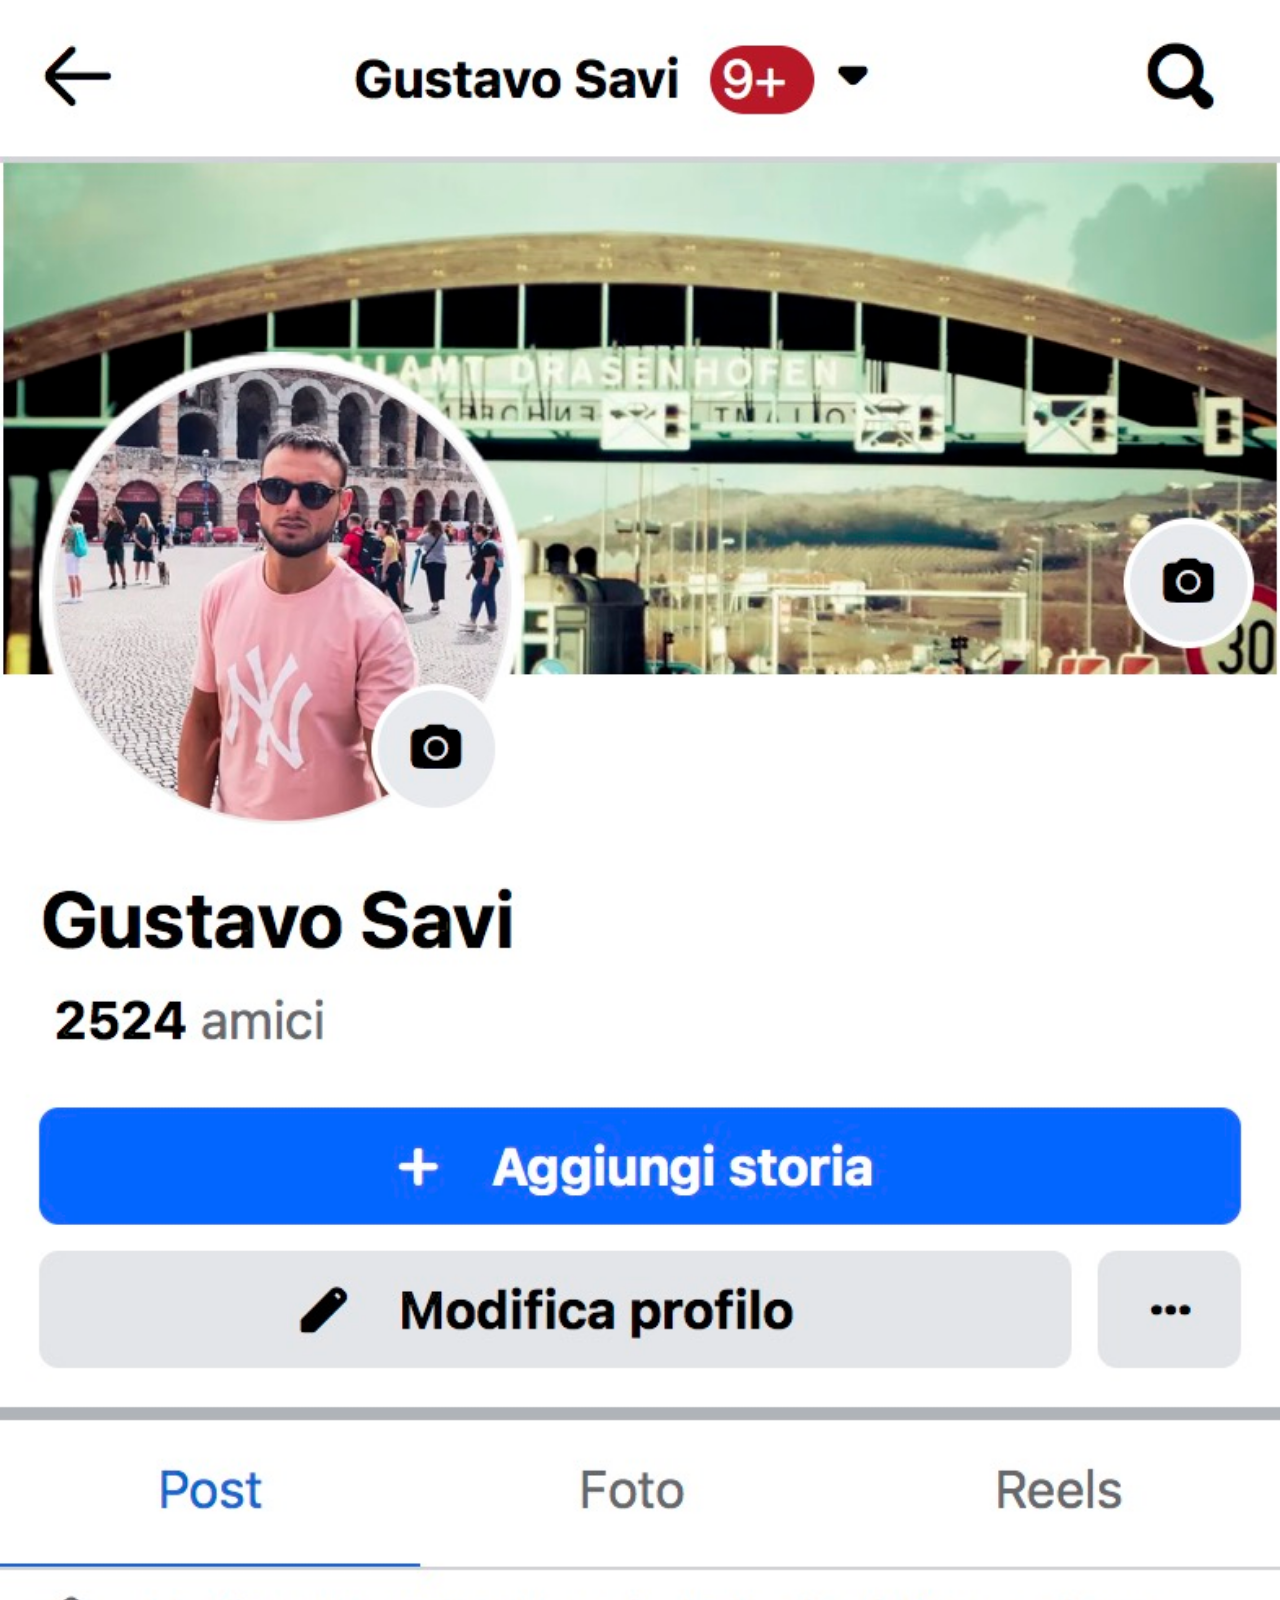
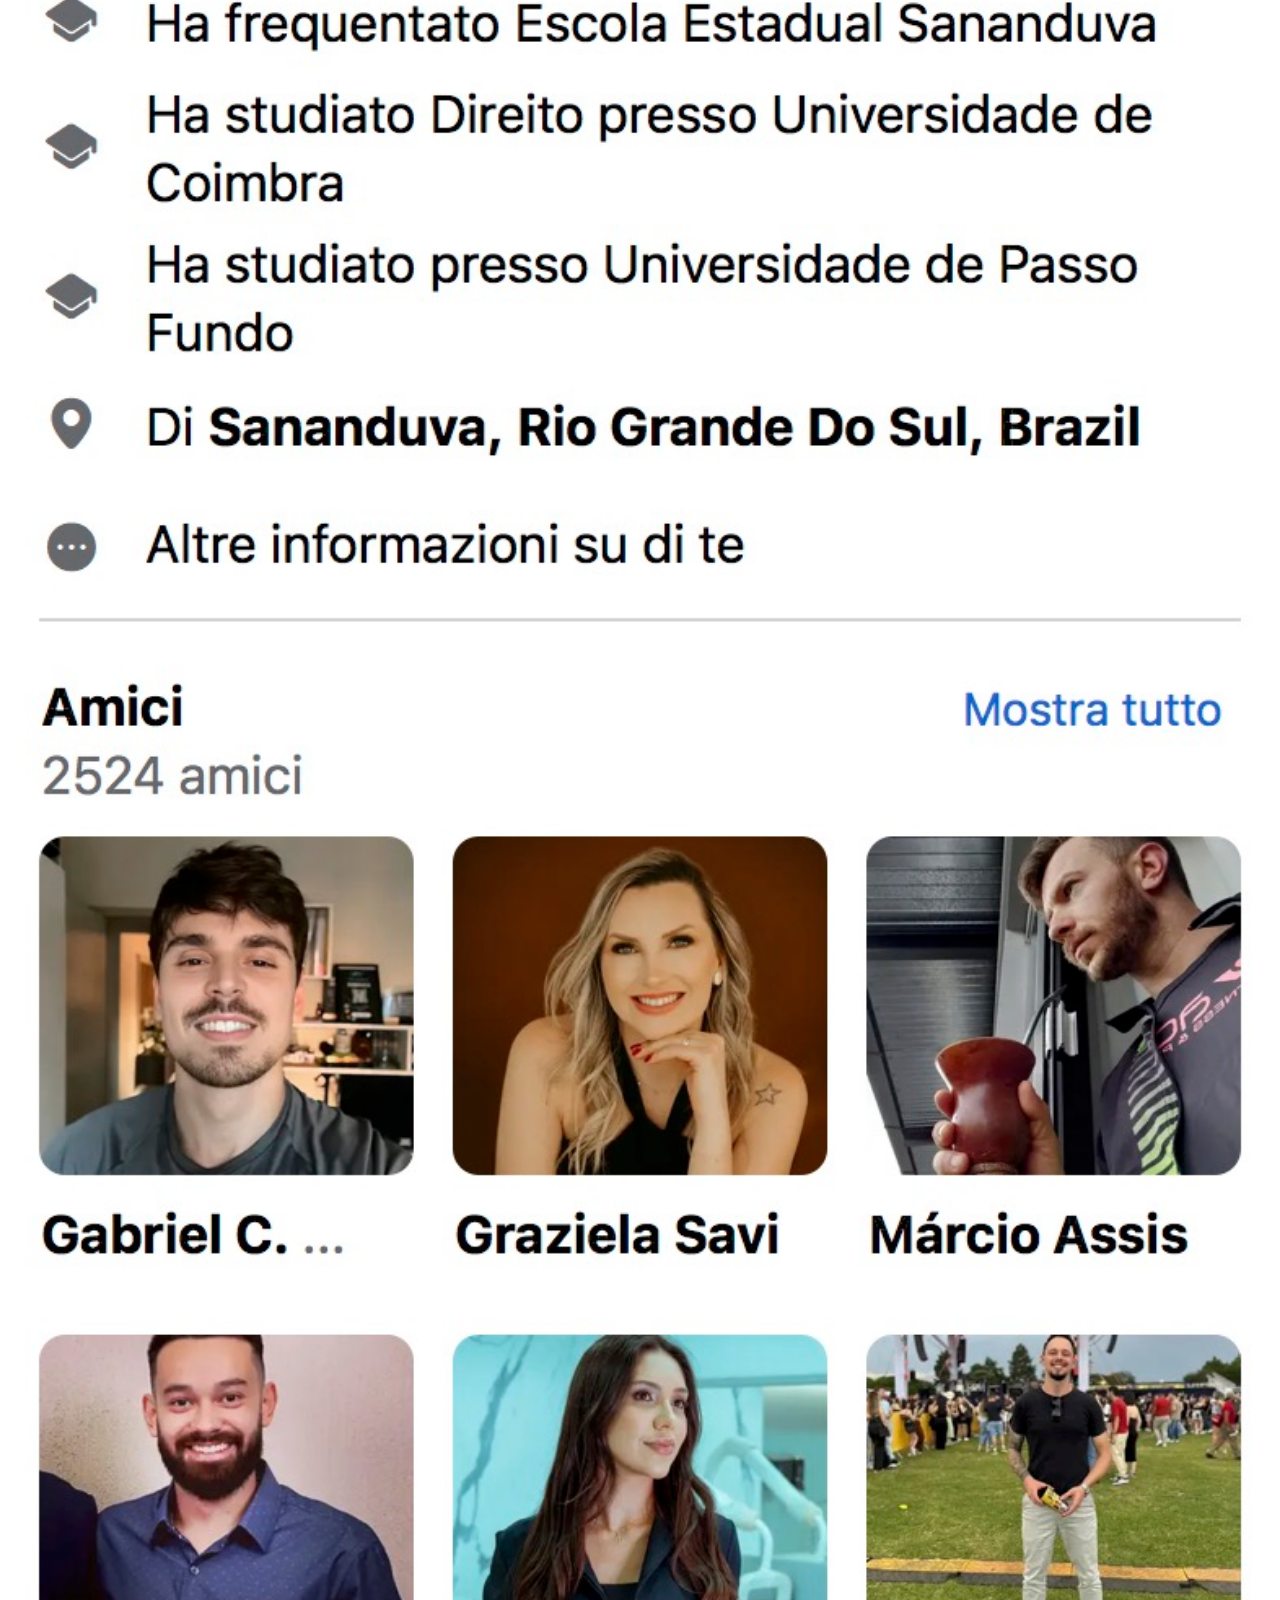
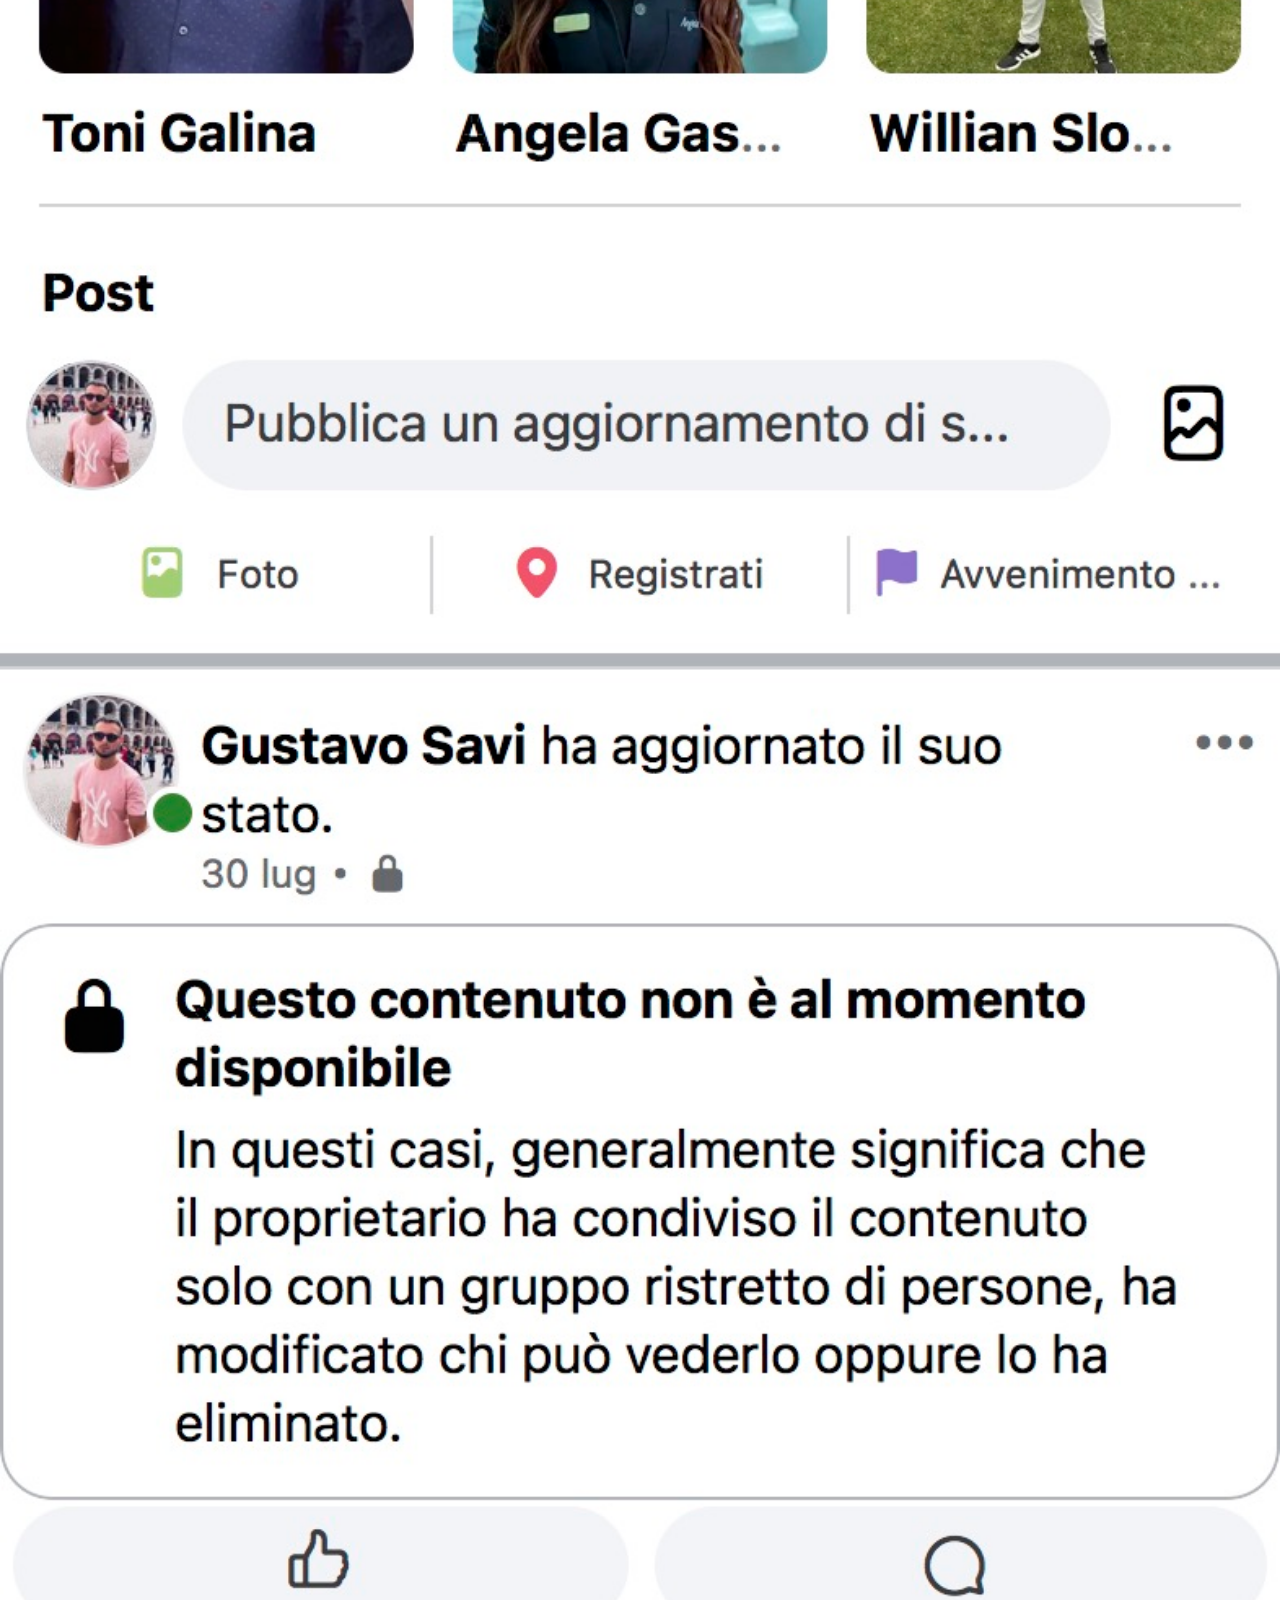
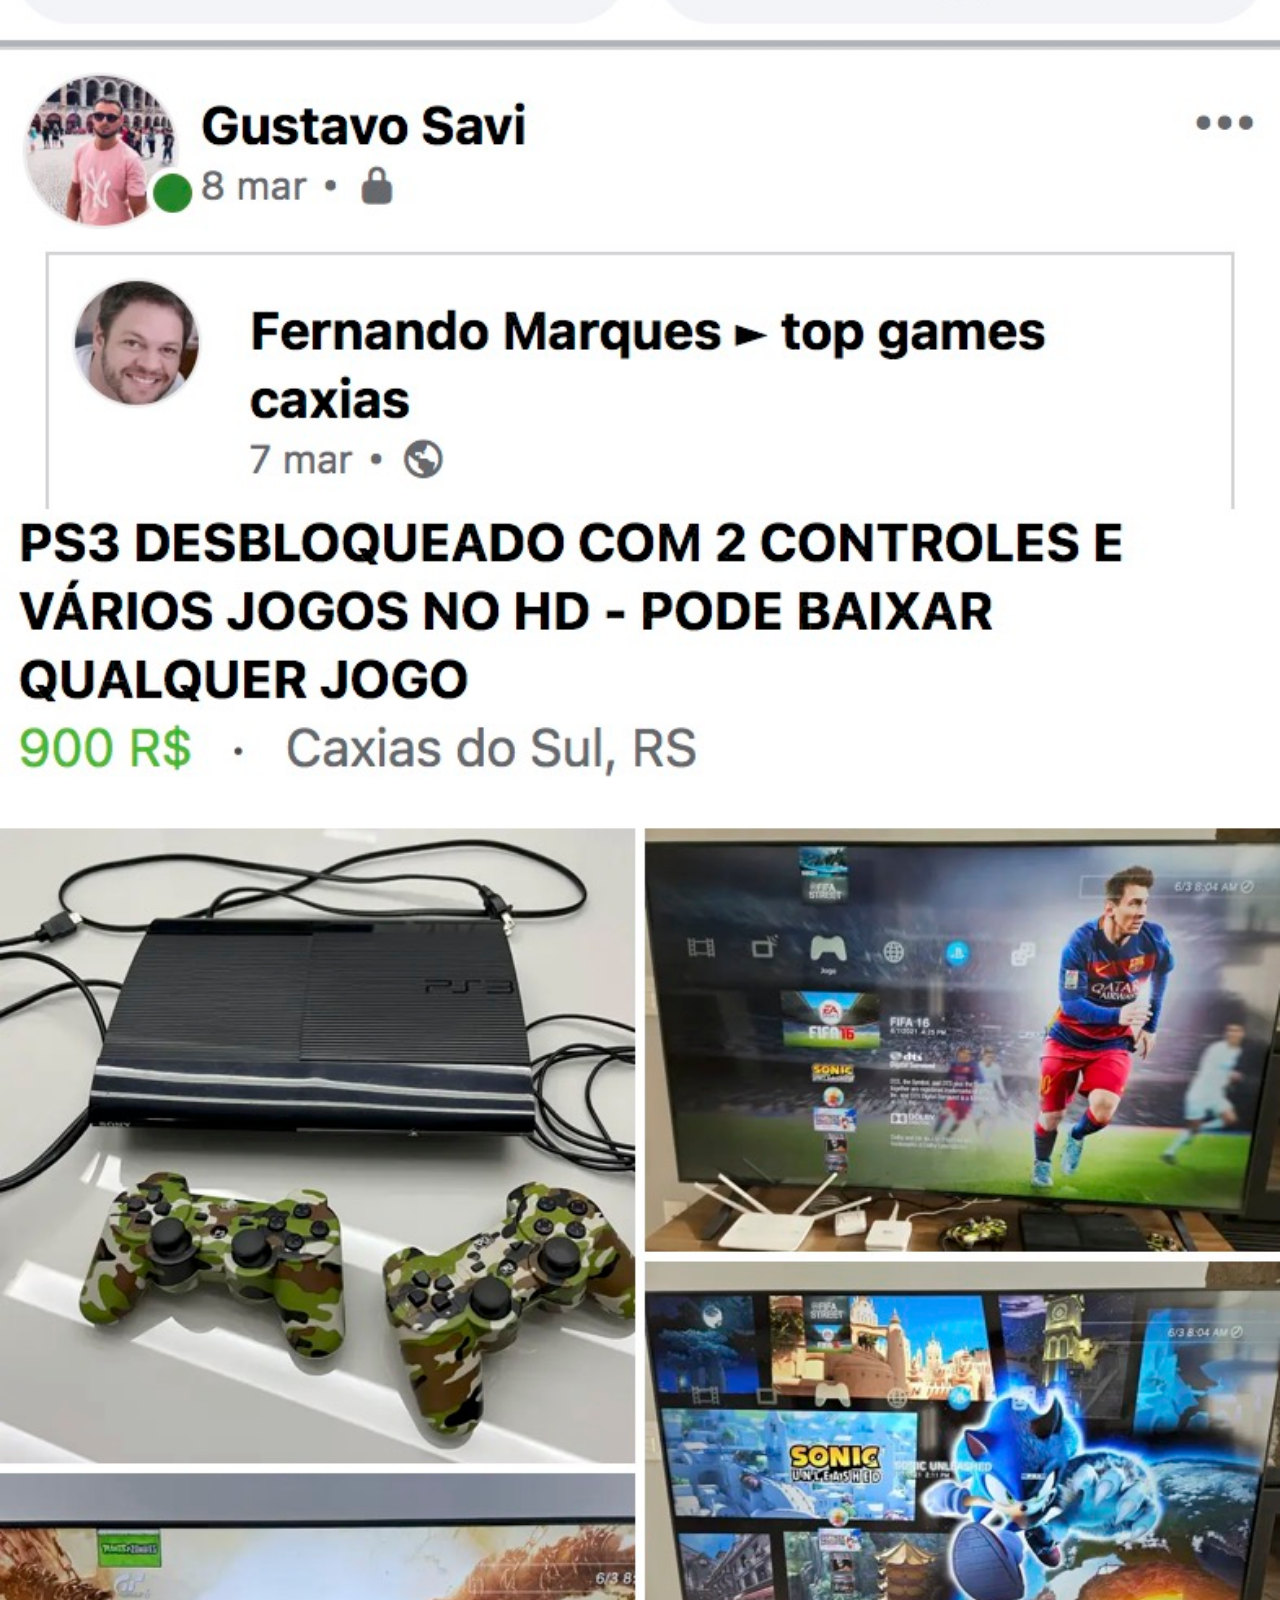
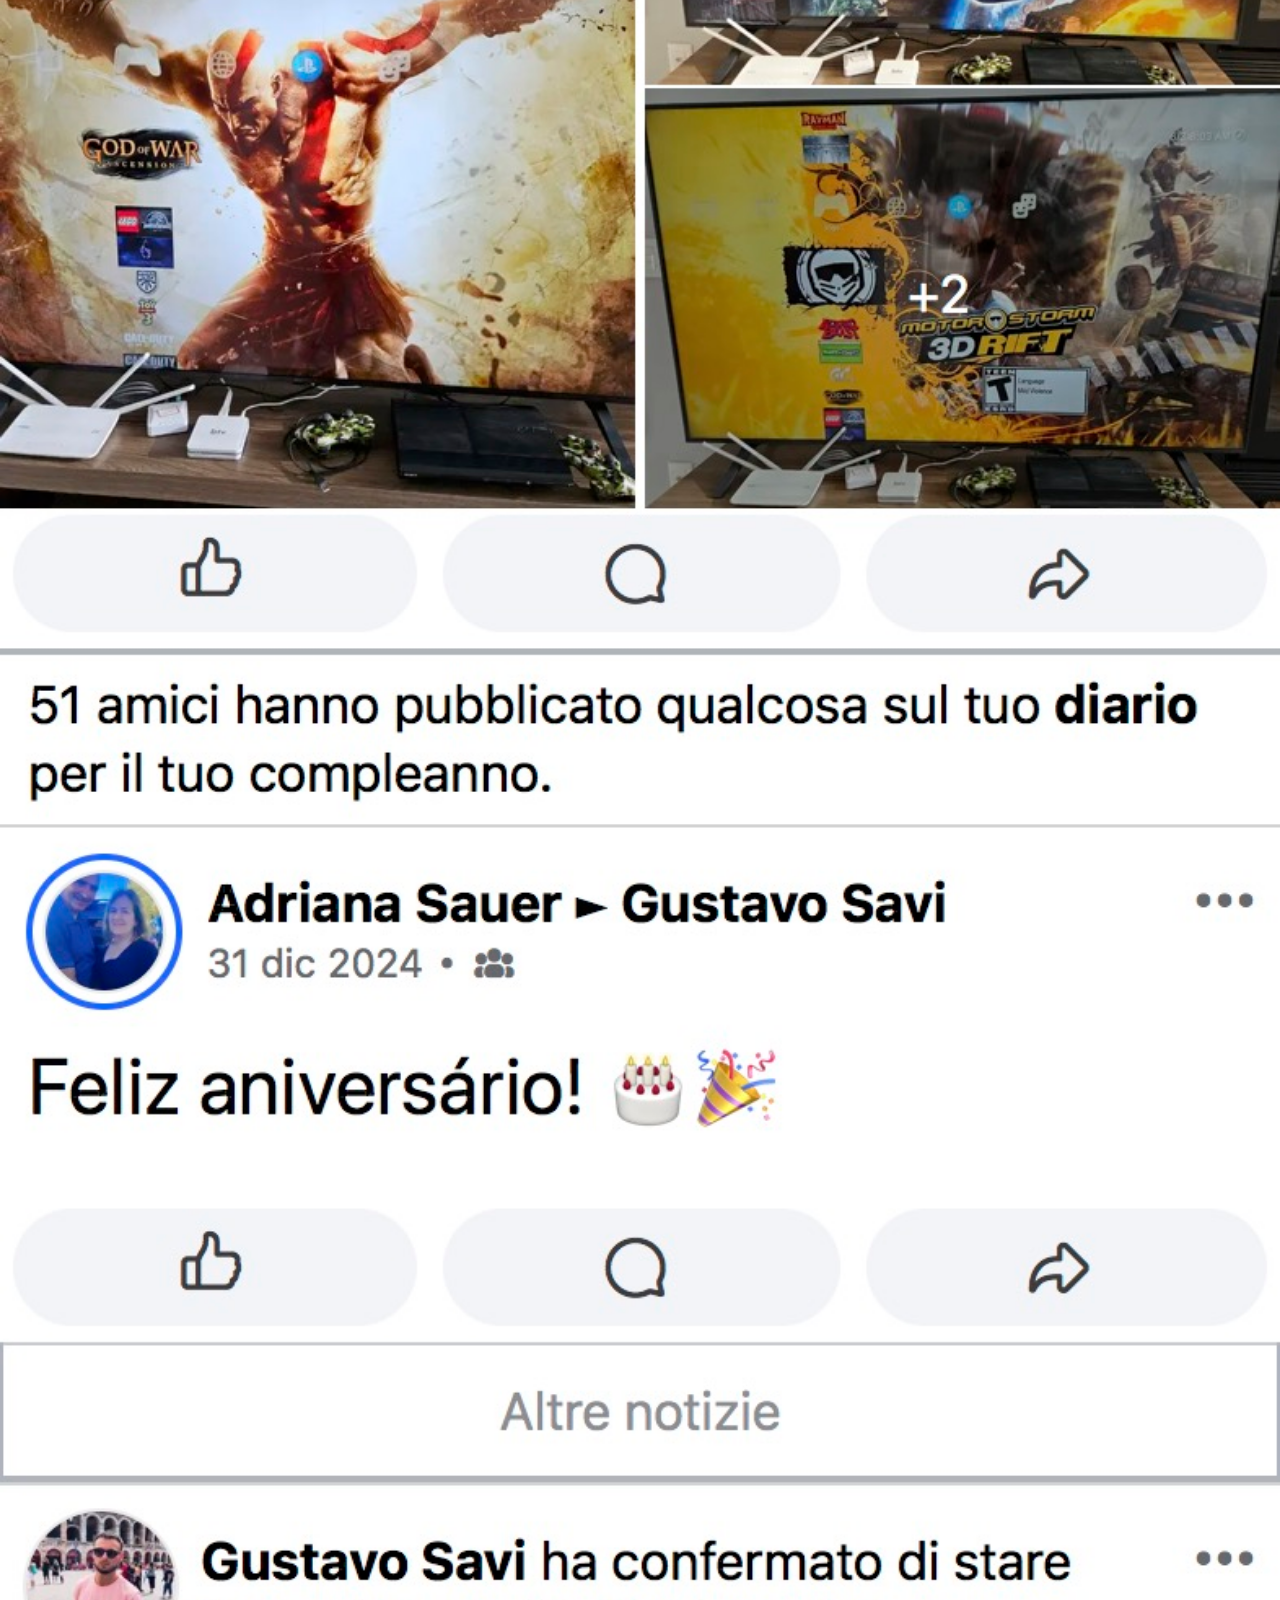
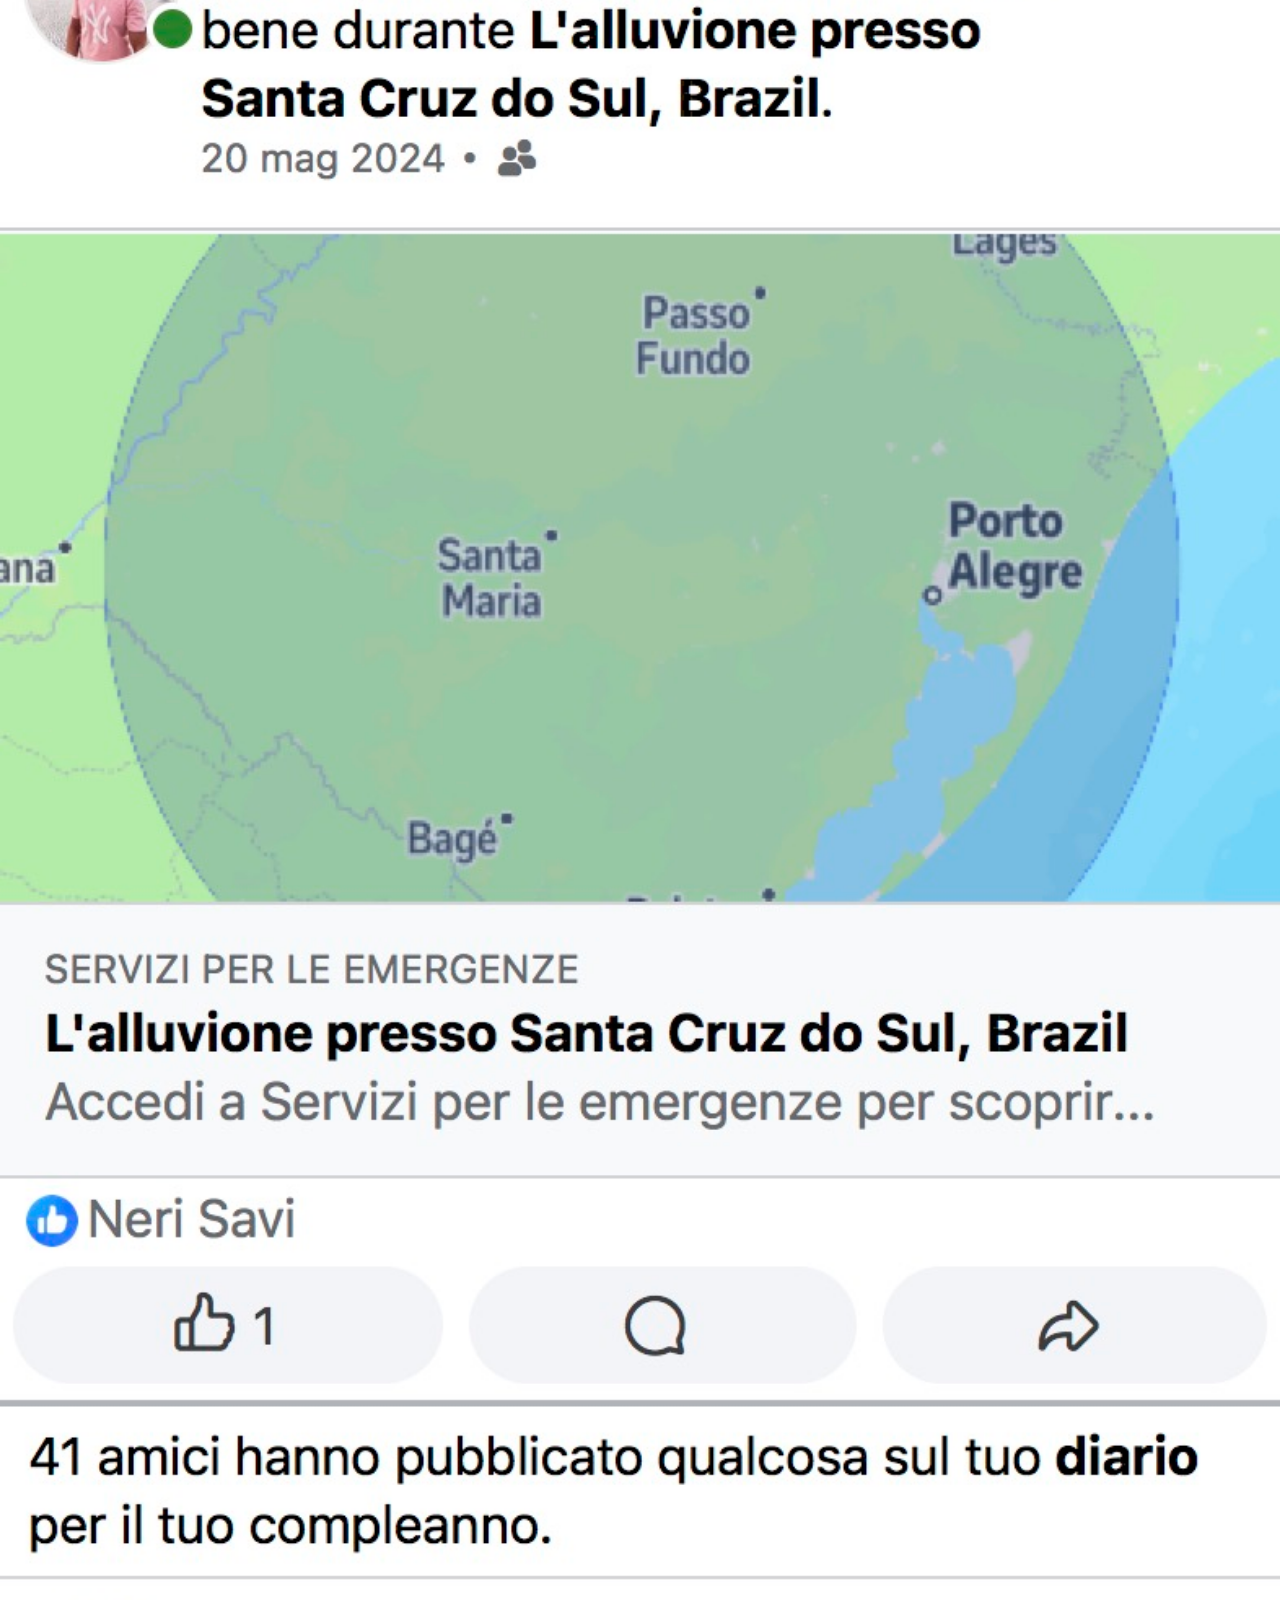
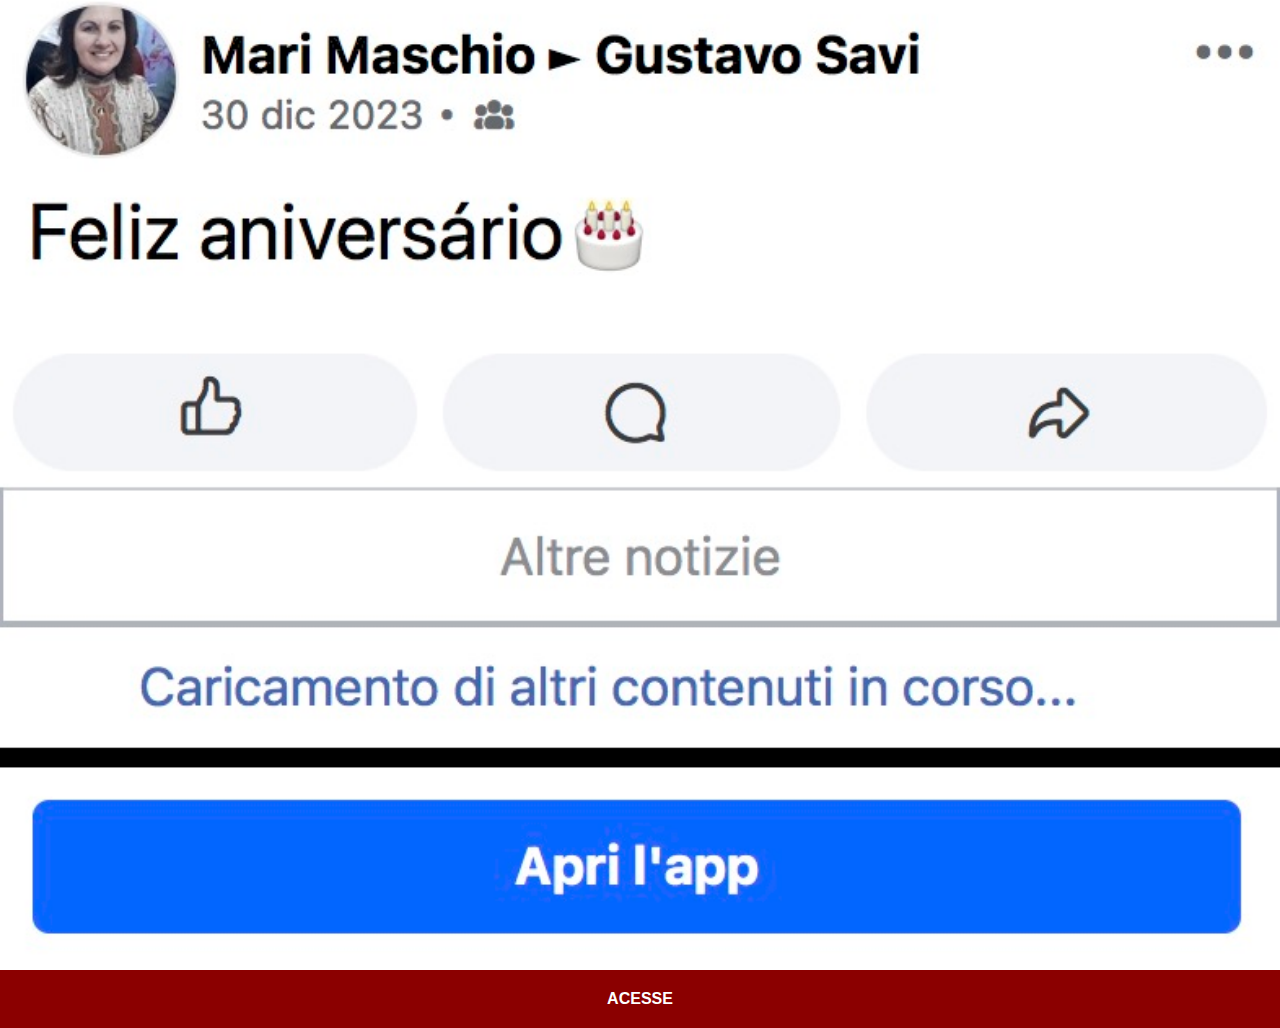
<file: facebook.html>
<!DOCTYPE html>
<html lang="en">
<head>
    <meta charset="UTF-8">
    <meta name="viewport" content="width=device-width, initial-scale=1.0">
    <title>Facebook</title>
    <link rel="stylesheet" href="estilos/social.css">
</head>
<body>
    <img src="imagens/facebook.JPG" alt="Facebook">
    <a href="https://www.facebook.com/gustavo.savi.5/" target="_blank">ACESSE</a>
</body>
</html>
</file>
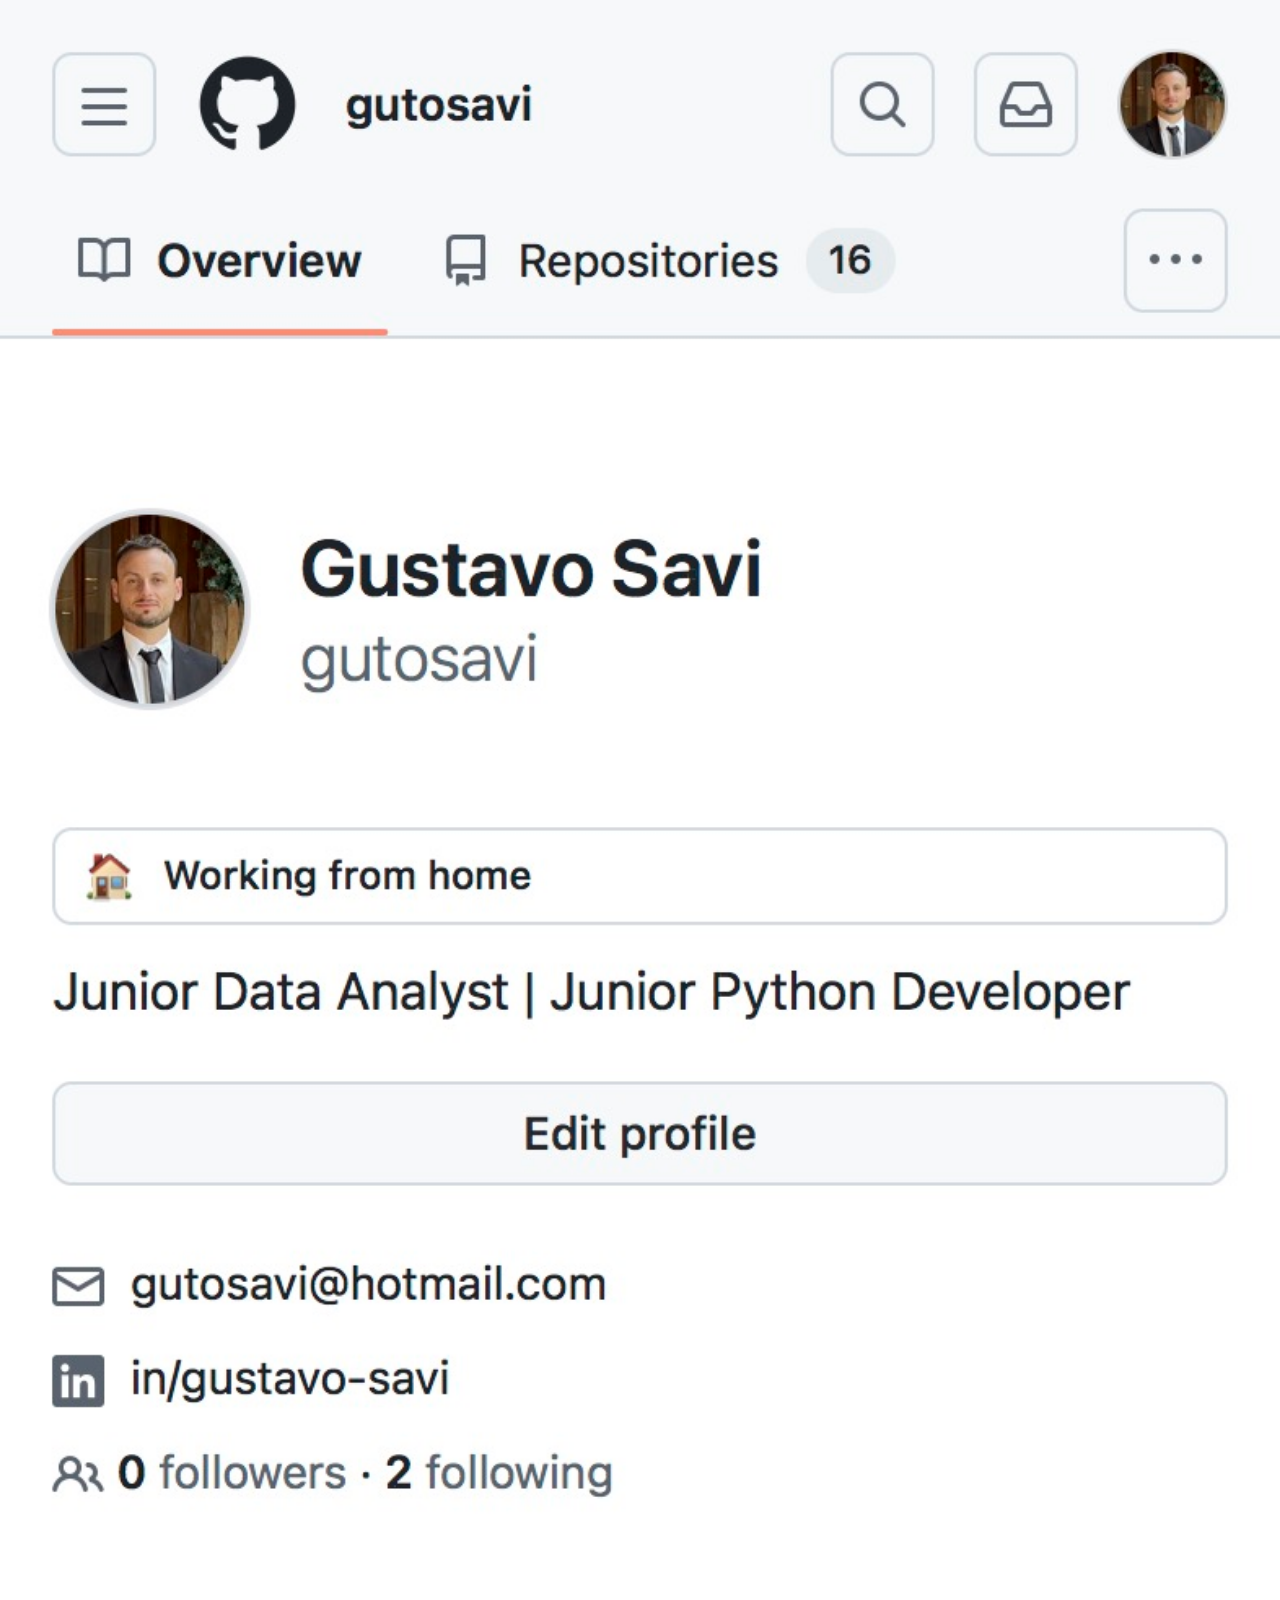
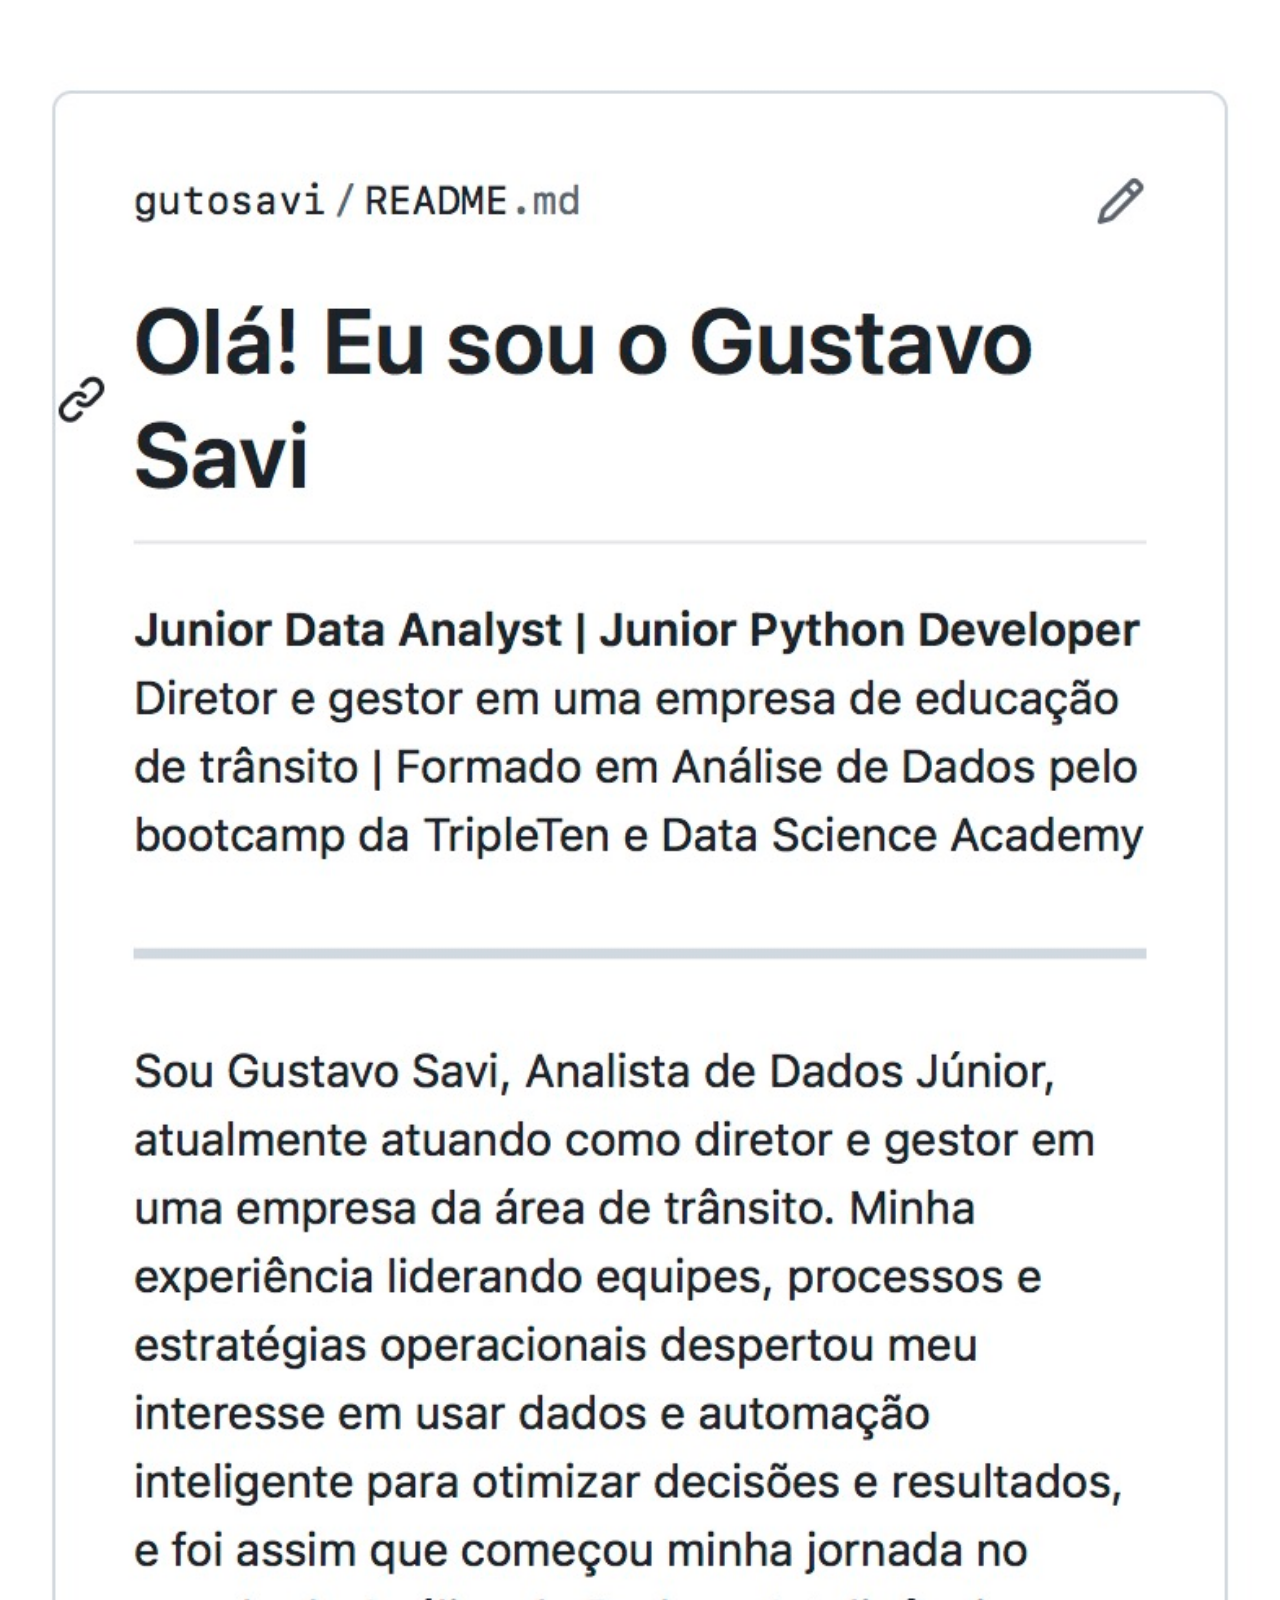
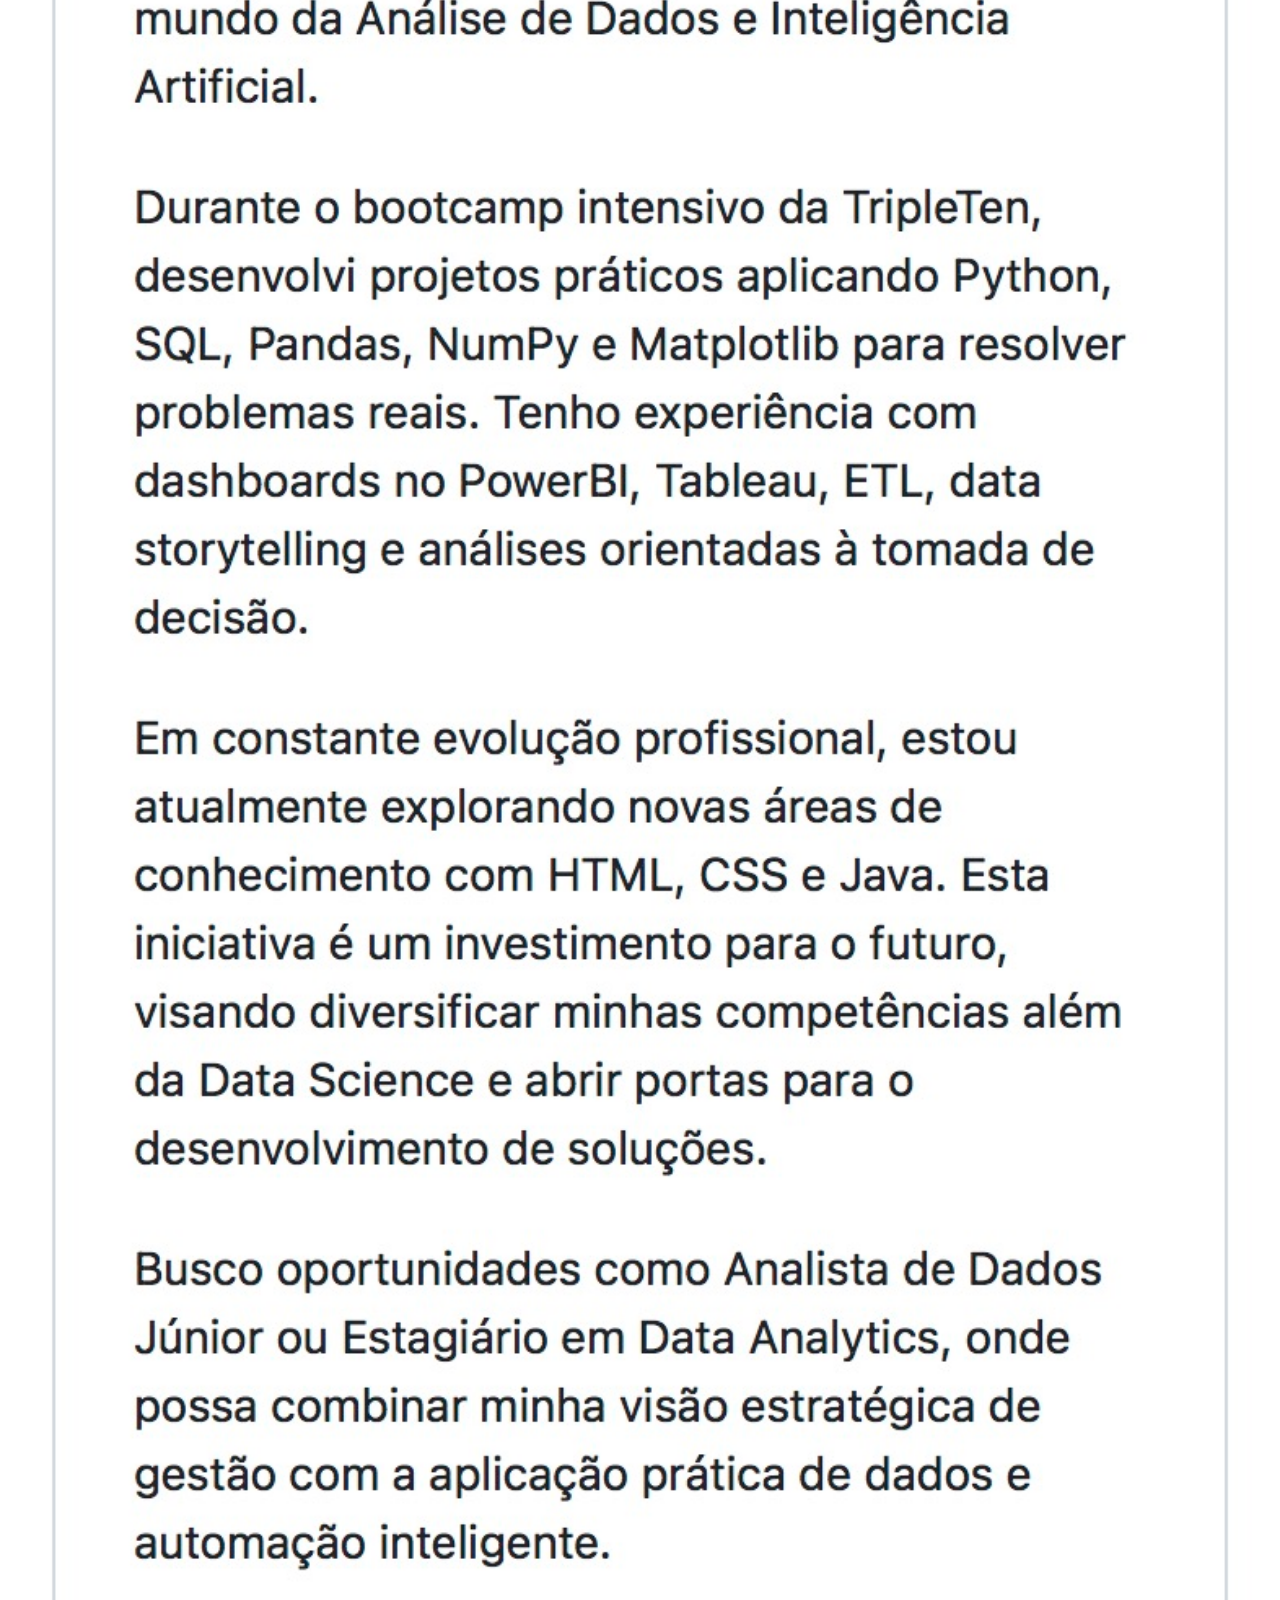
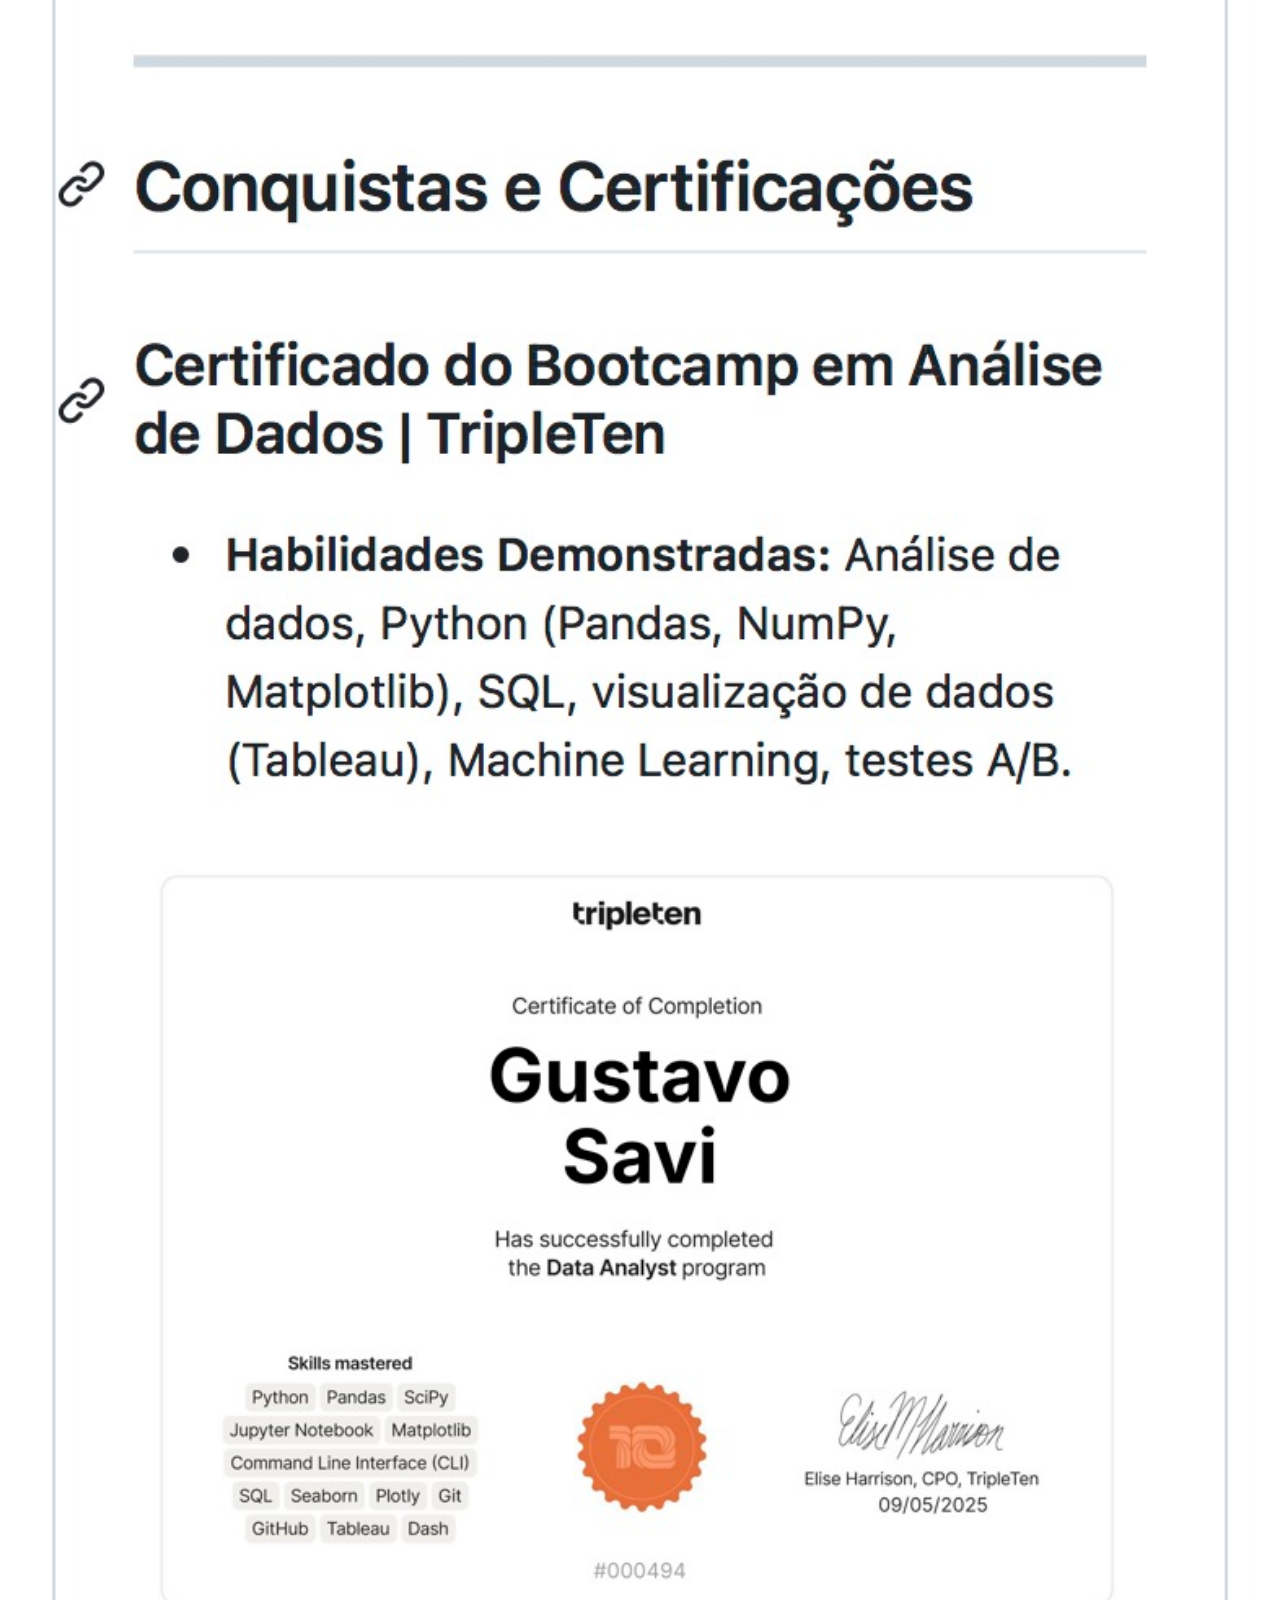
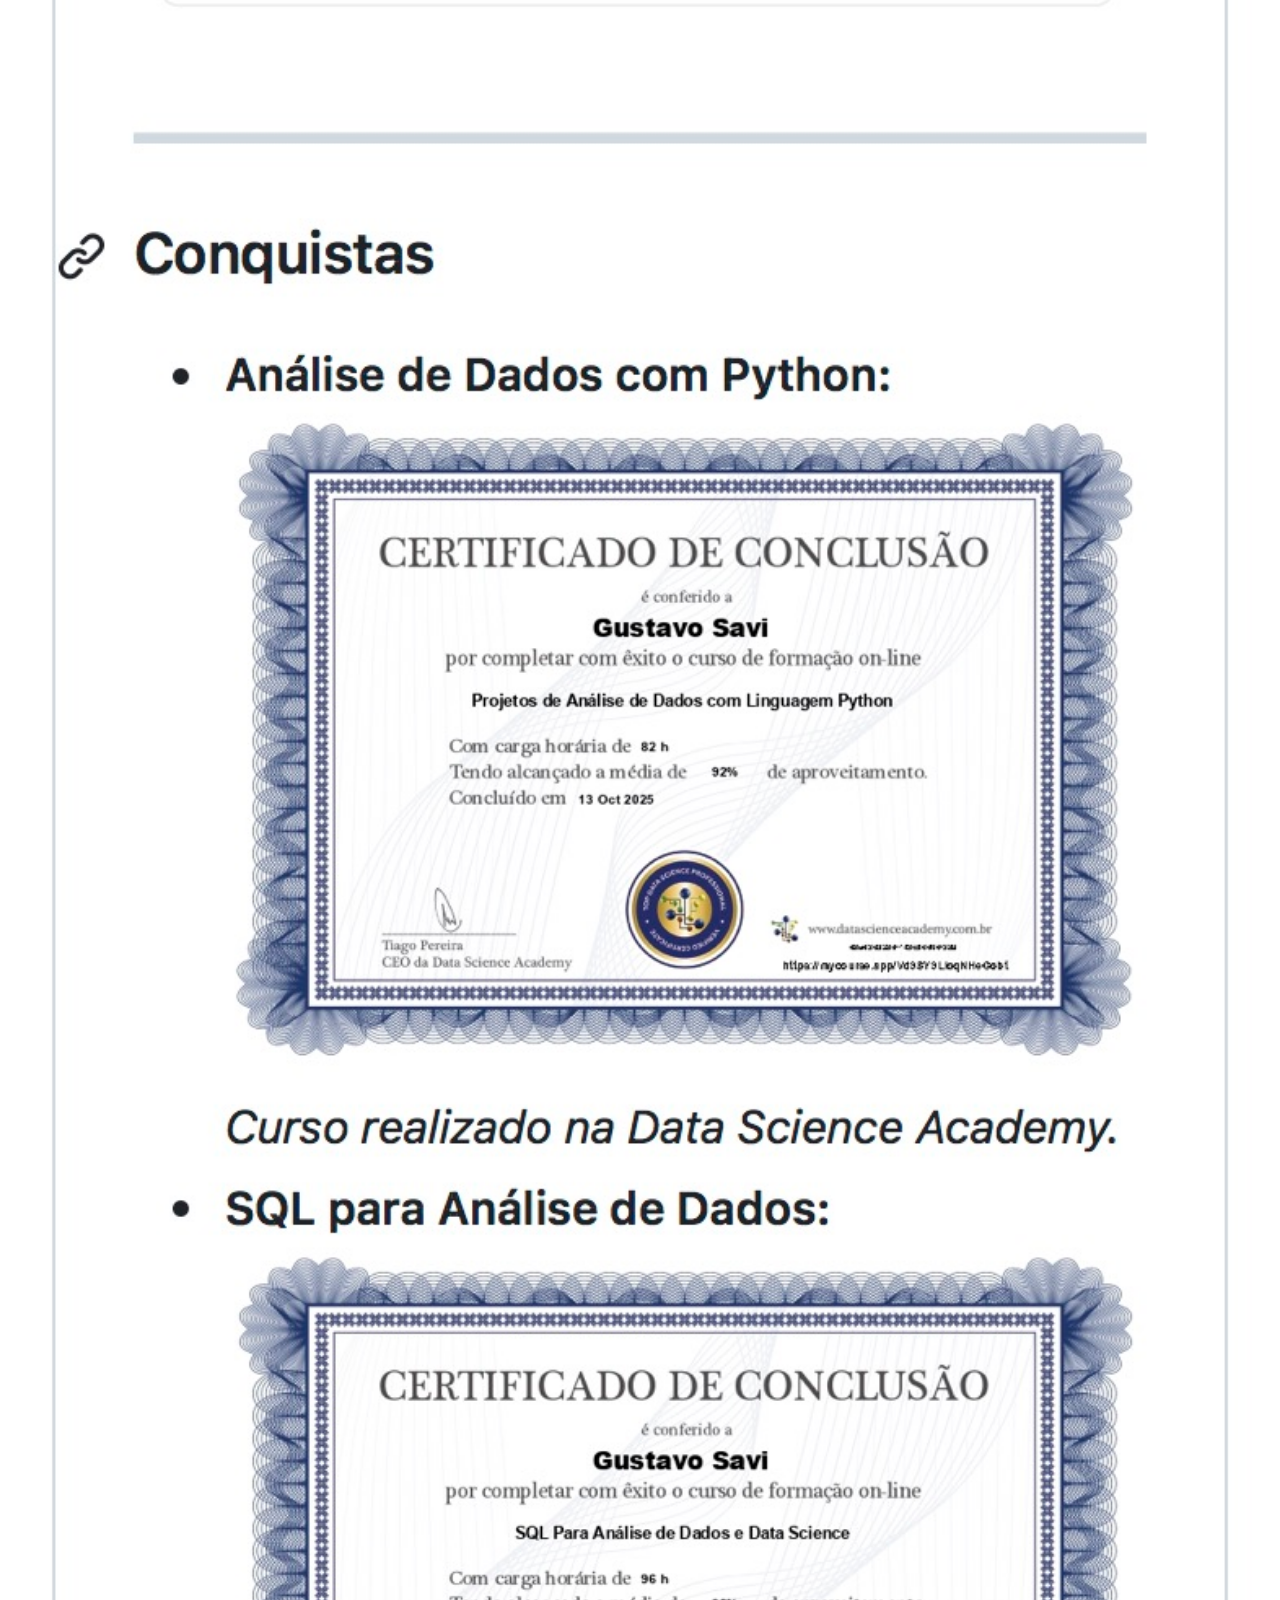
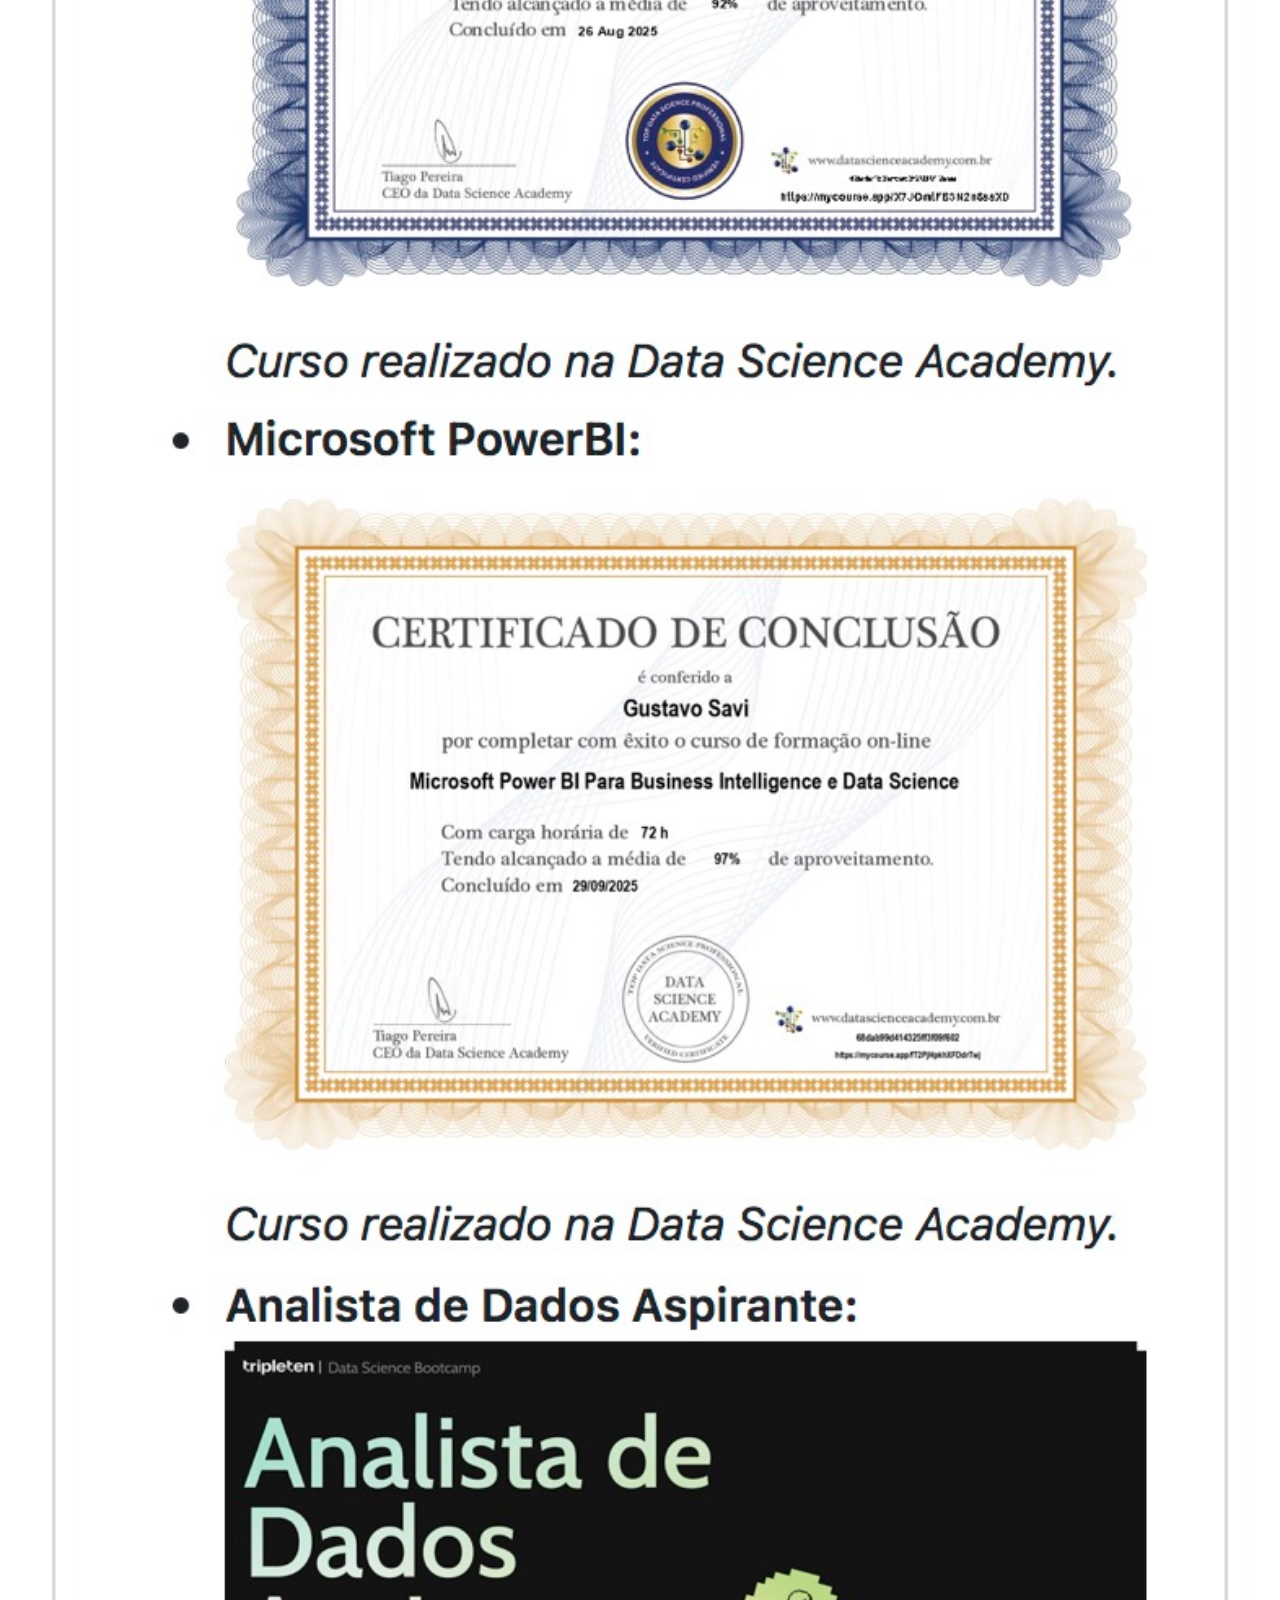
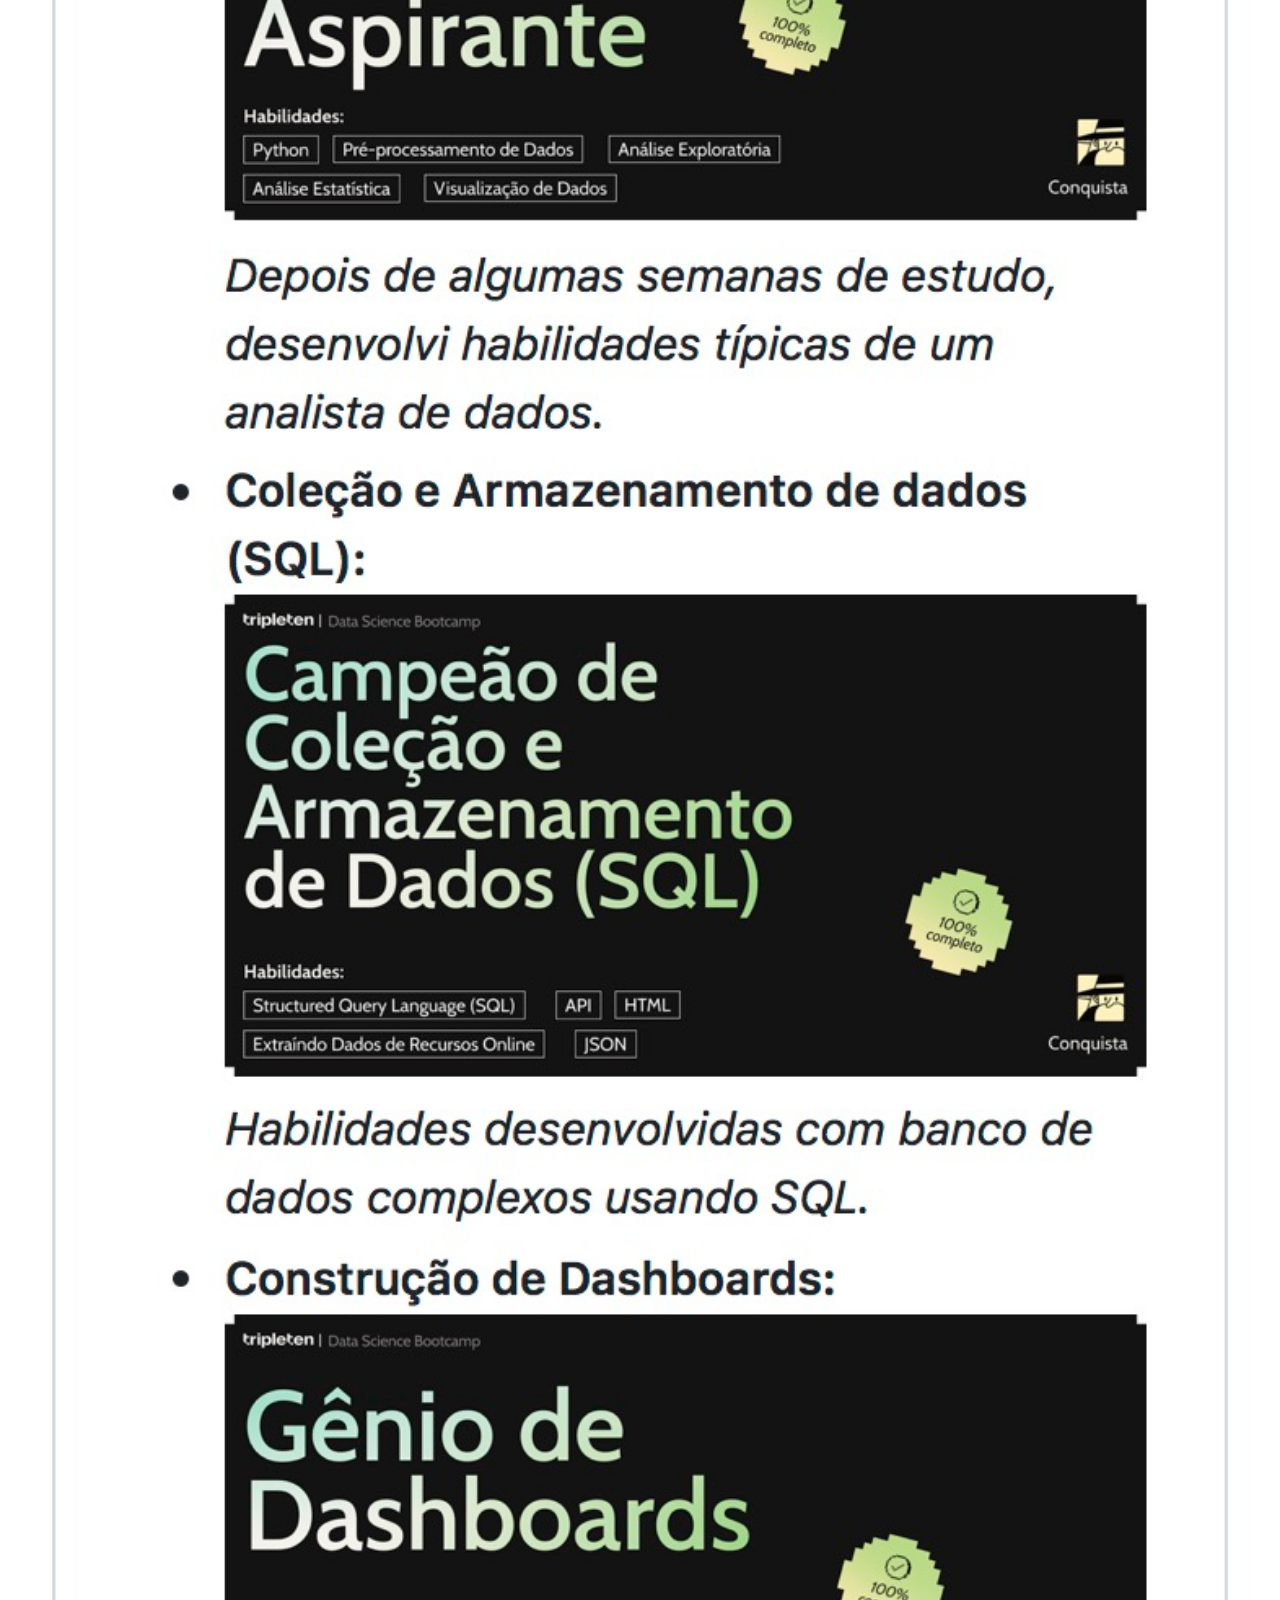
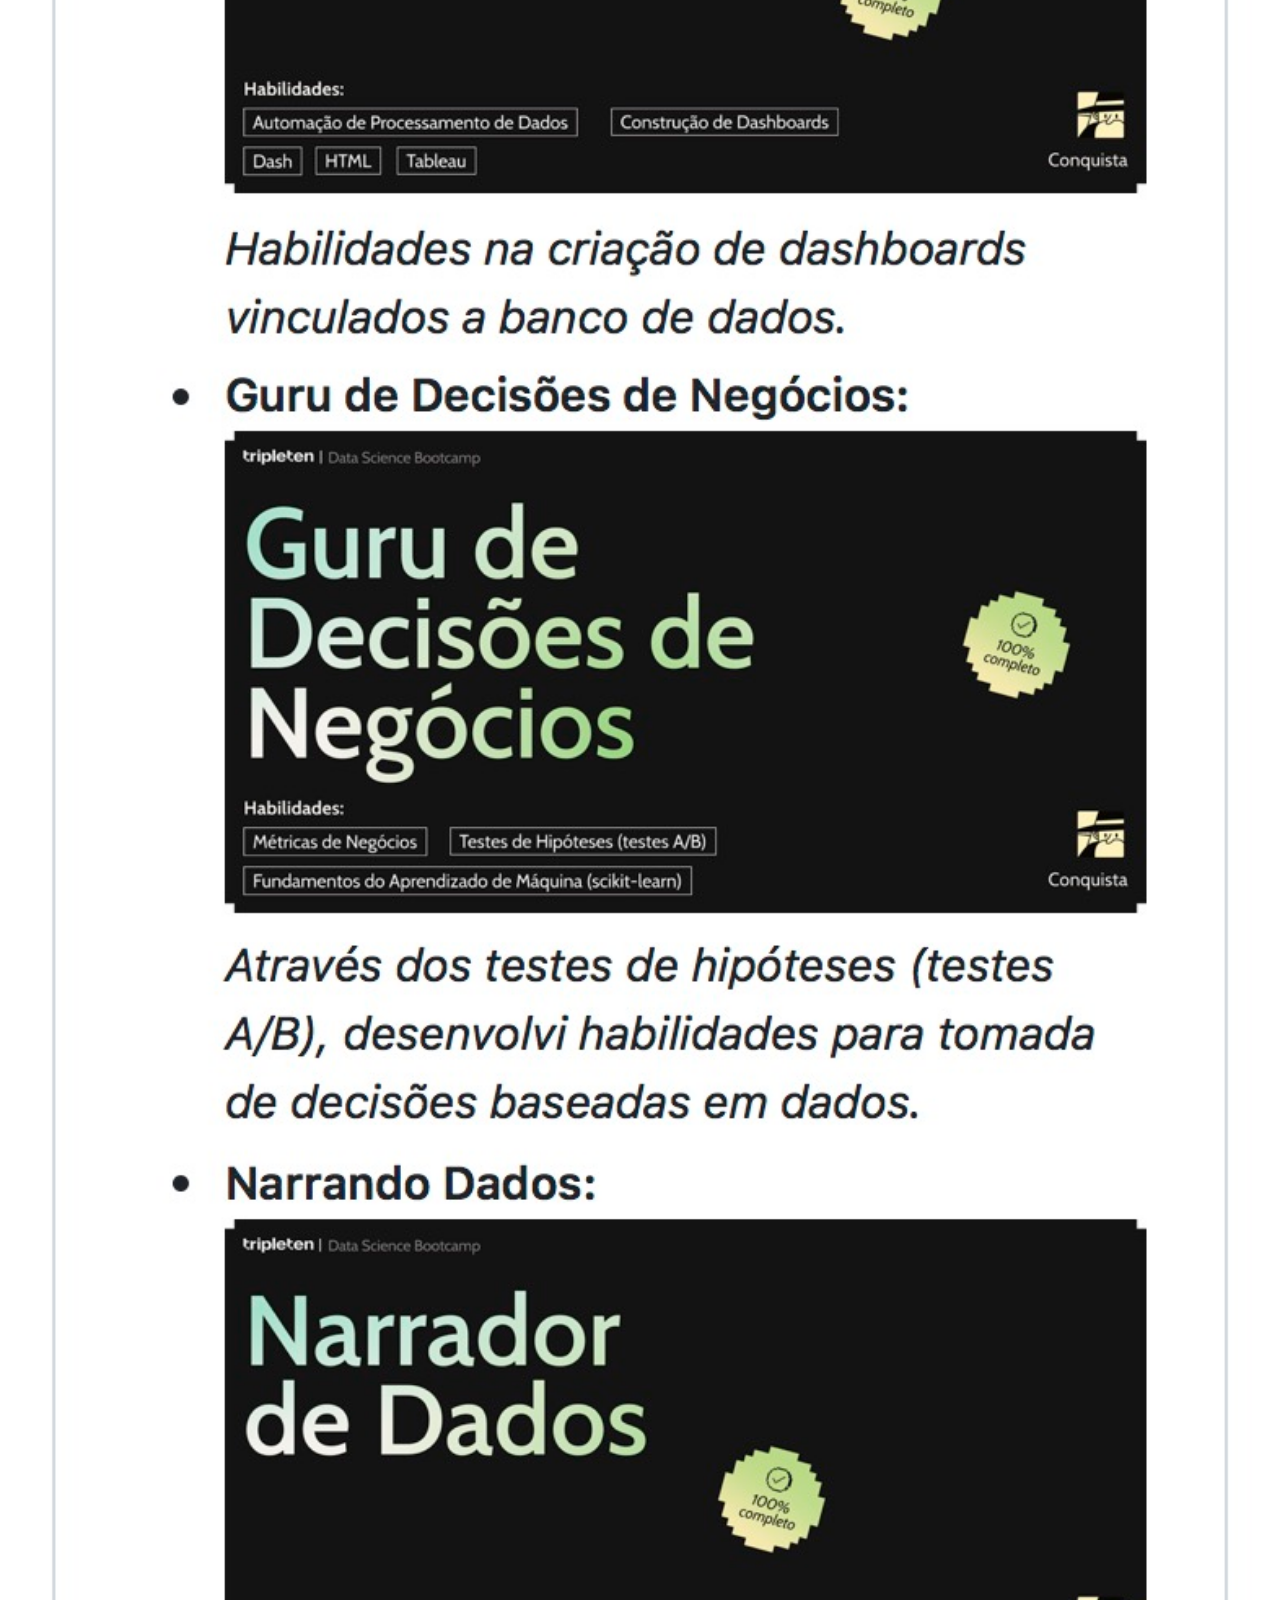
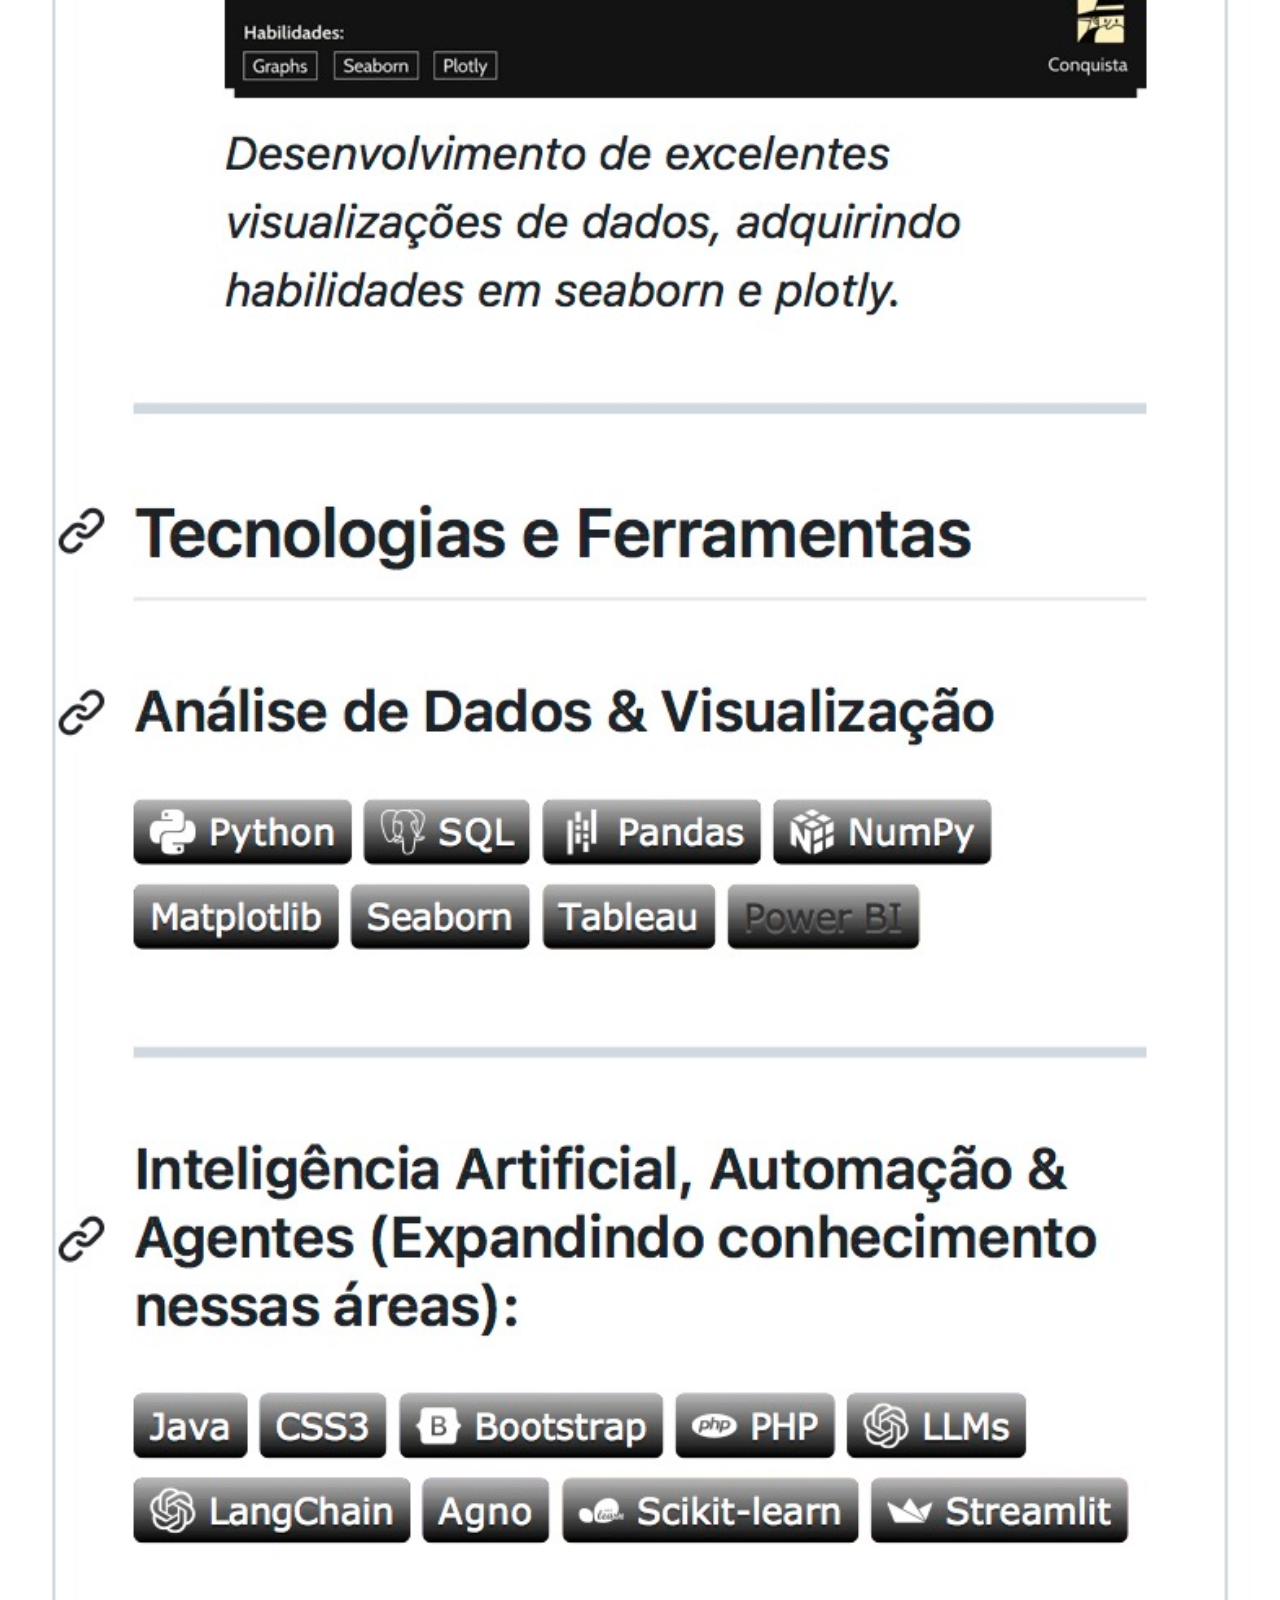
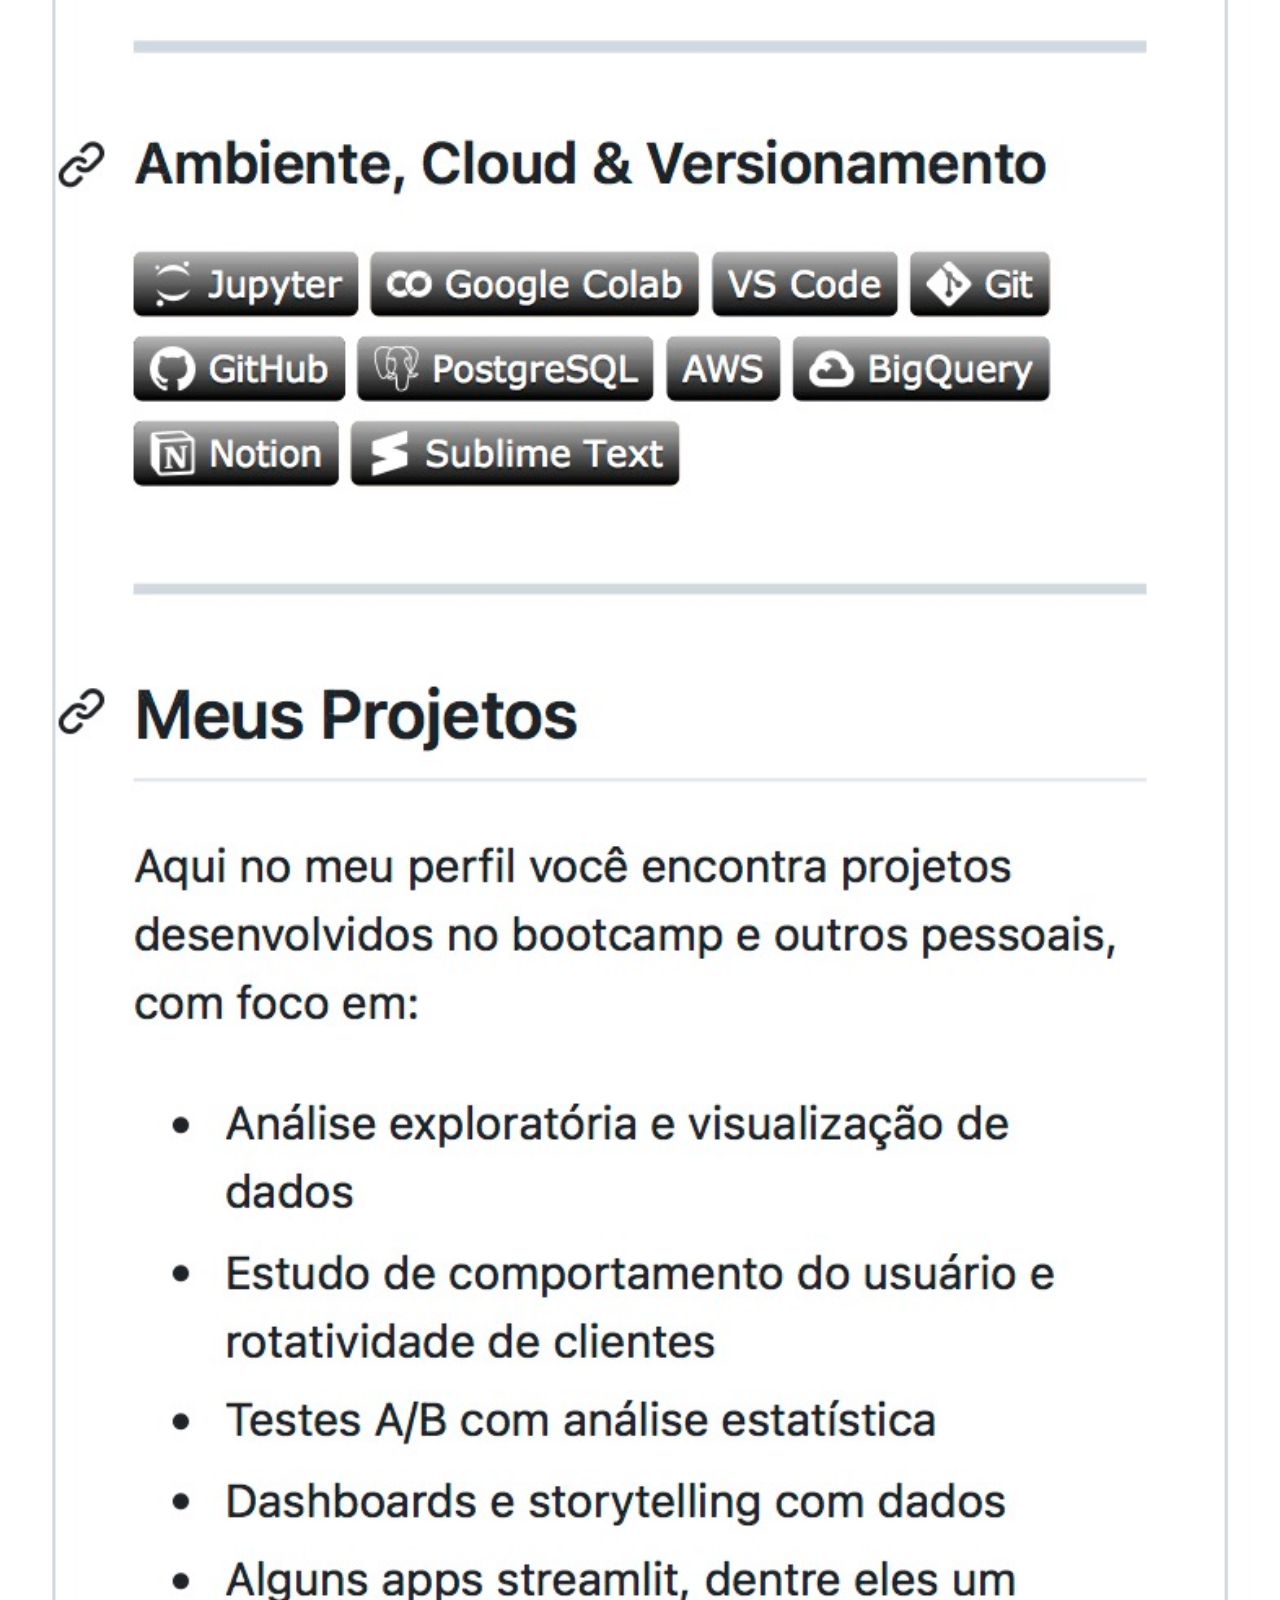
<file: github.html>
<!DOCTYPE html>
<html lang="en">
<head>
    <meta charset="UTF-8">
    <meta name="viewport" content="width=device-width, initial-scale=1.0">
    <title>GitHub</title>
    <link rel="stylesheet" href="estilos/social.css">
</head>
<body>
    <img src="imagens/github.JPG" alt="GitHub">
    <a href="https://github.com/gutosavi" target="_blank">ACESSE</a>
    
</body>
</html>
</file>
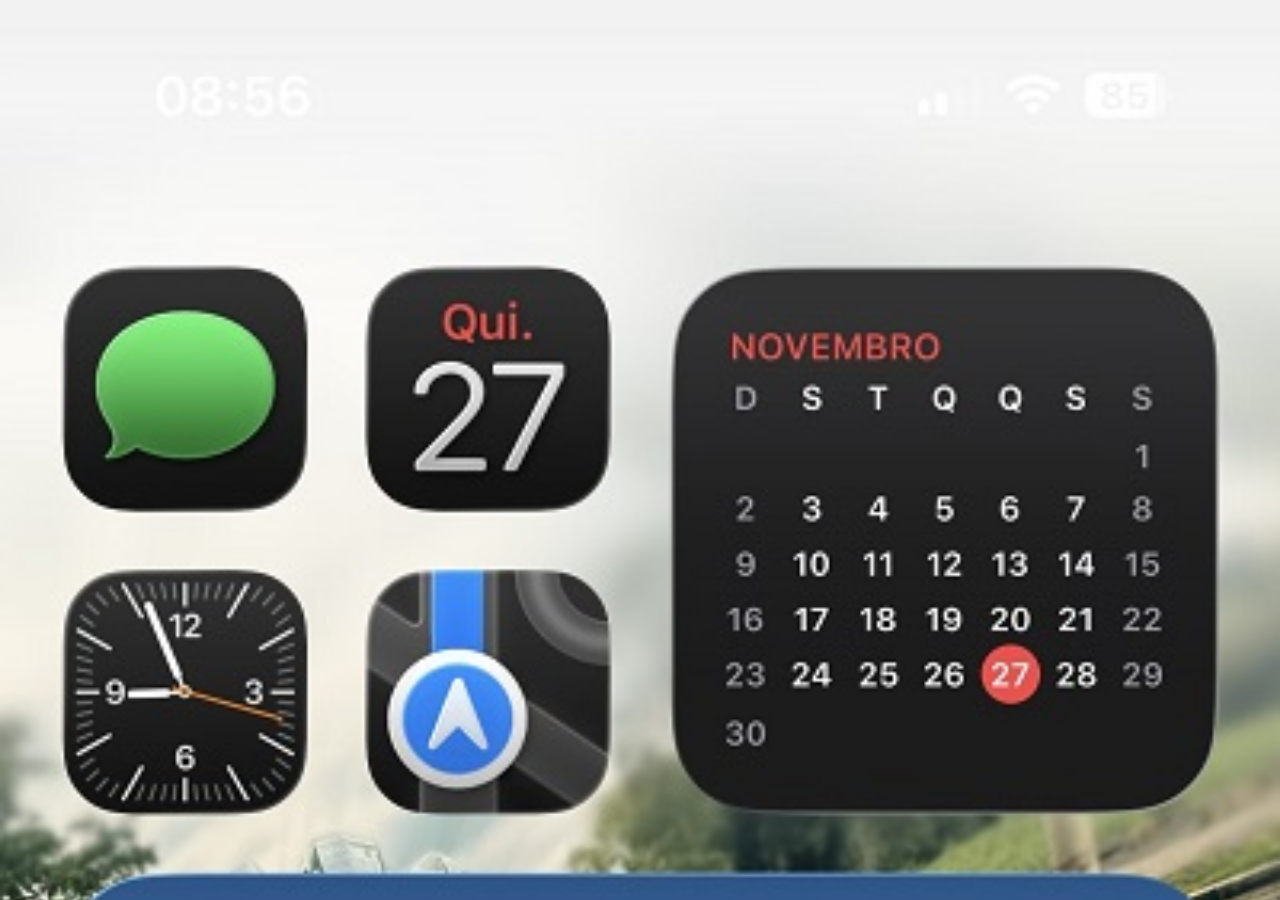
<file: home.html>
<!DOCTYPE html>
<html lang="en">
<head>
    <meta charset="UTF-8">
    <meta name="viewport" content="width=device-width, initial-scale=1.0">
    <title>Document</title>
    <style>
        *{
            margin: 0px;
            padding: 0px;
            font-family: Arial, Helvetica, sans-serif
        }

        body{
            width: 100vw;
            height: 100vh;
            background: black url(imagens/tela-home.jpg) no-repeat top center;
            background-size: cover;
            
        }
    </style>
</head>
<body>
    
</body>
</html>
</file>
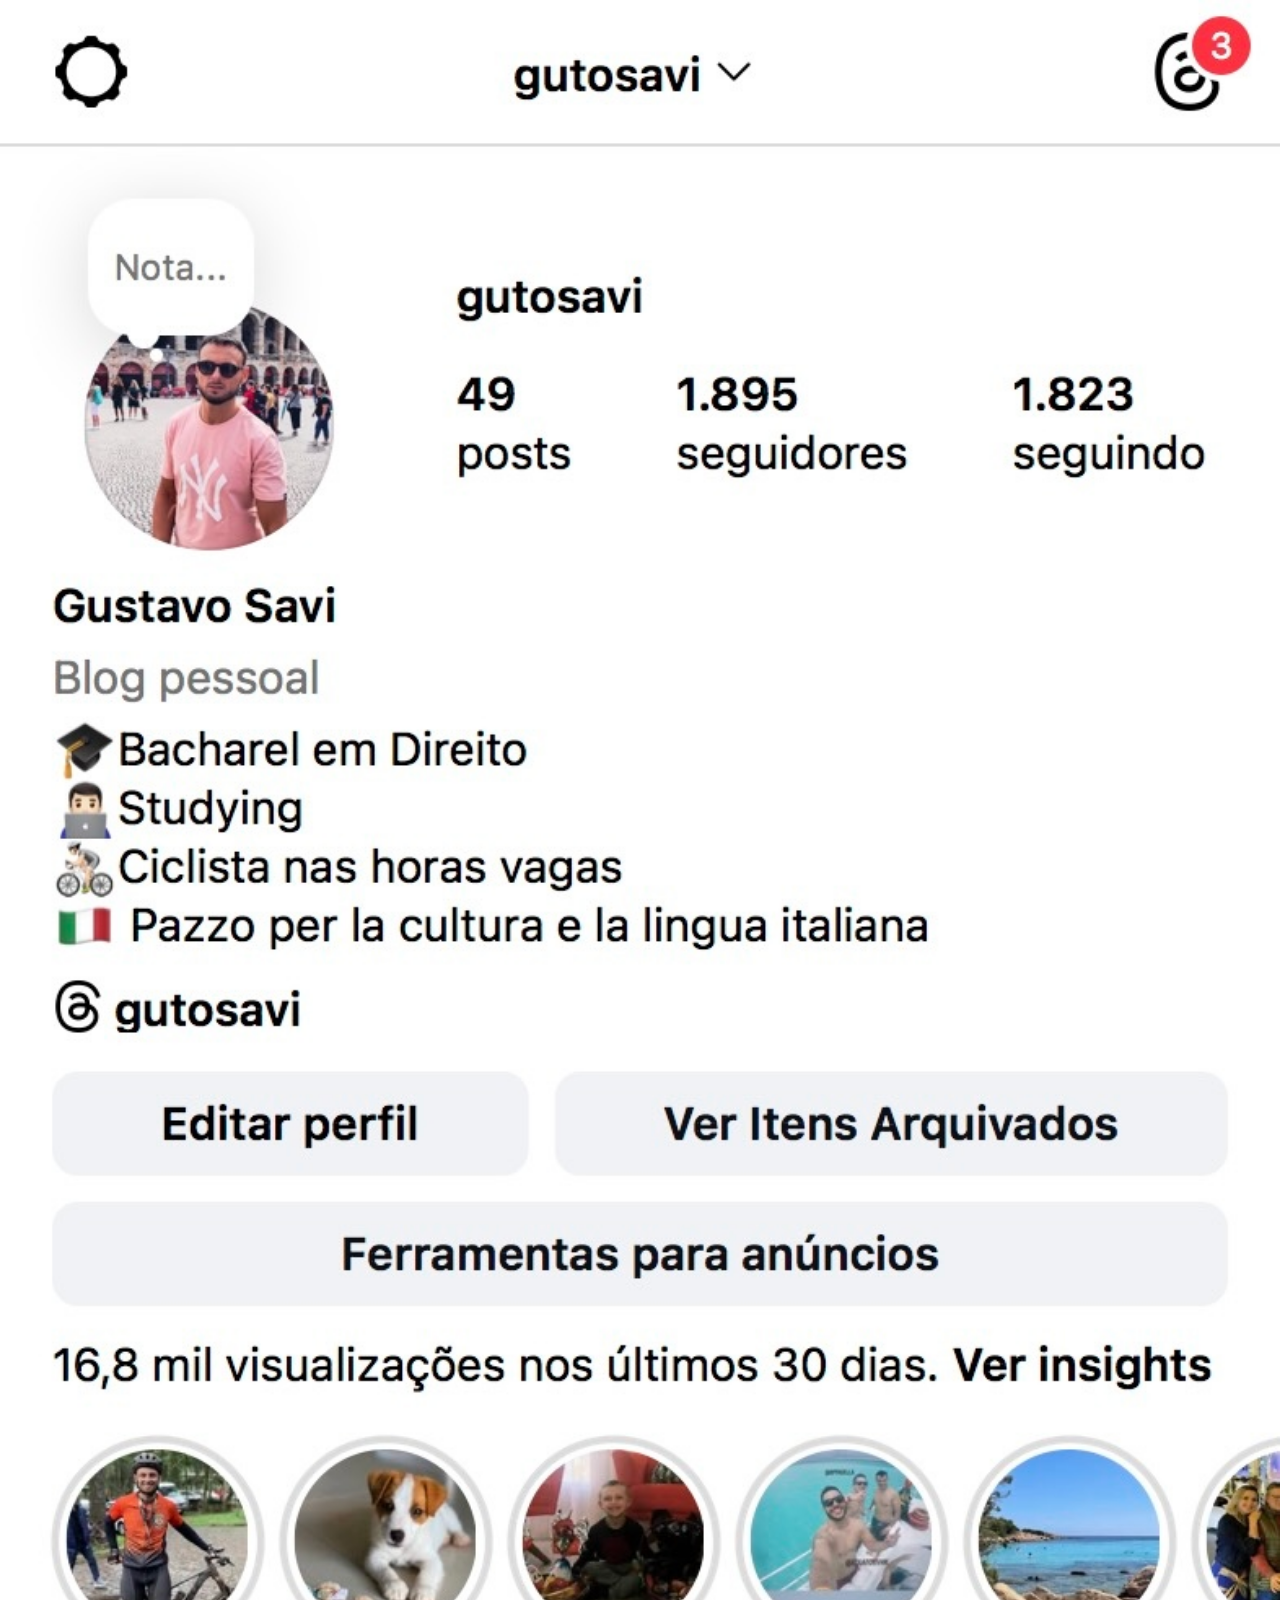
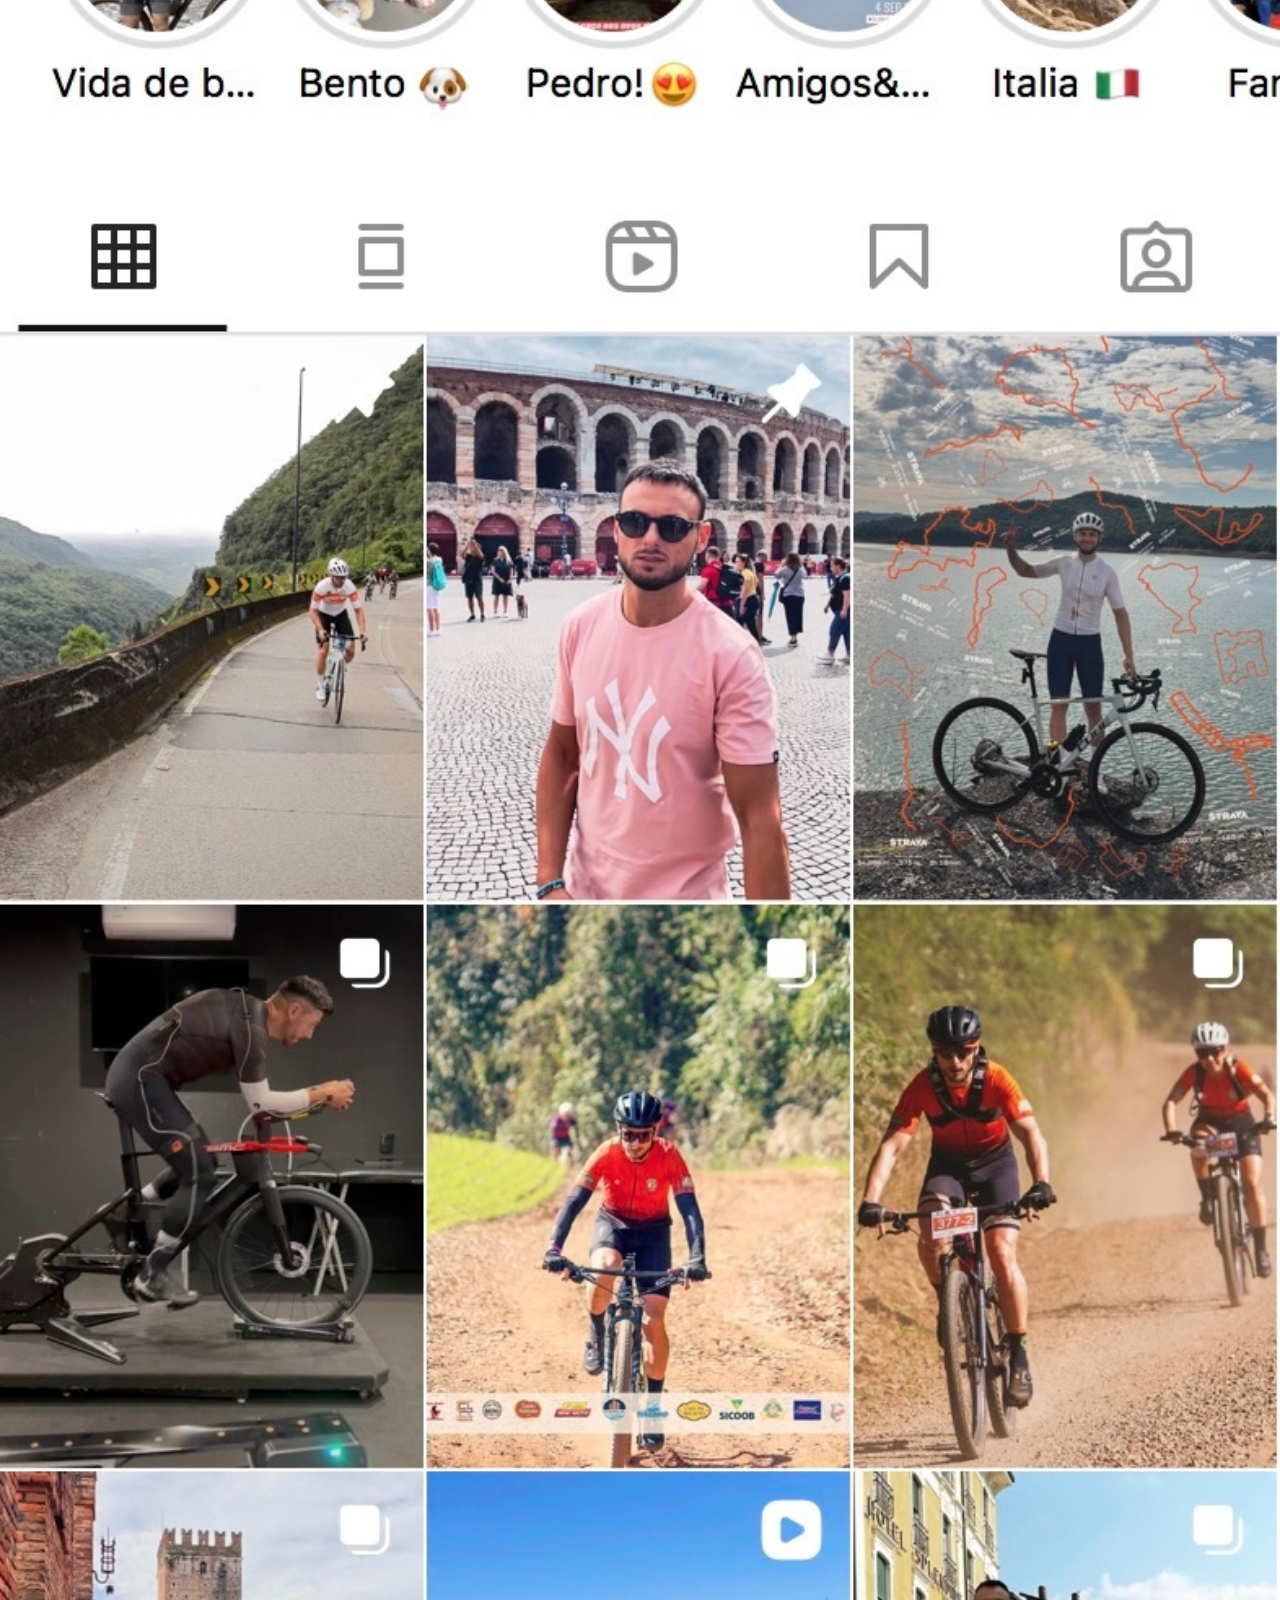
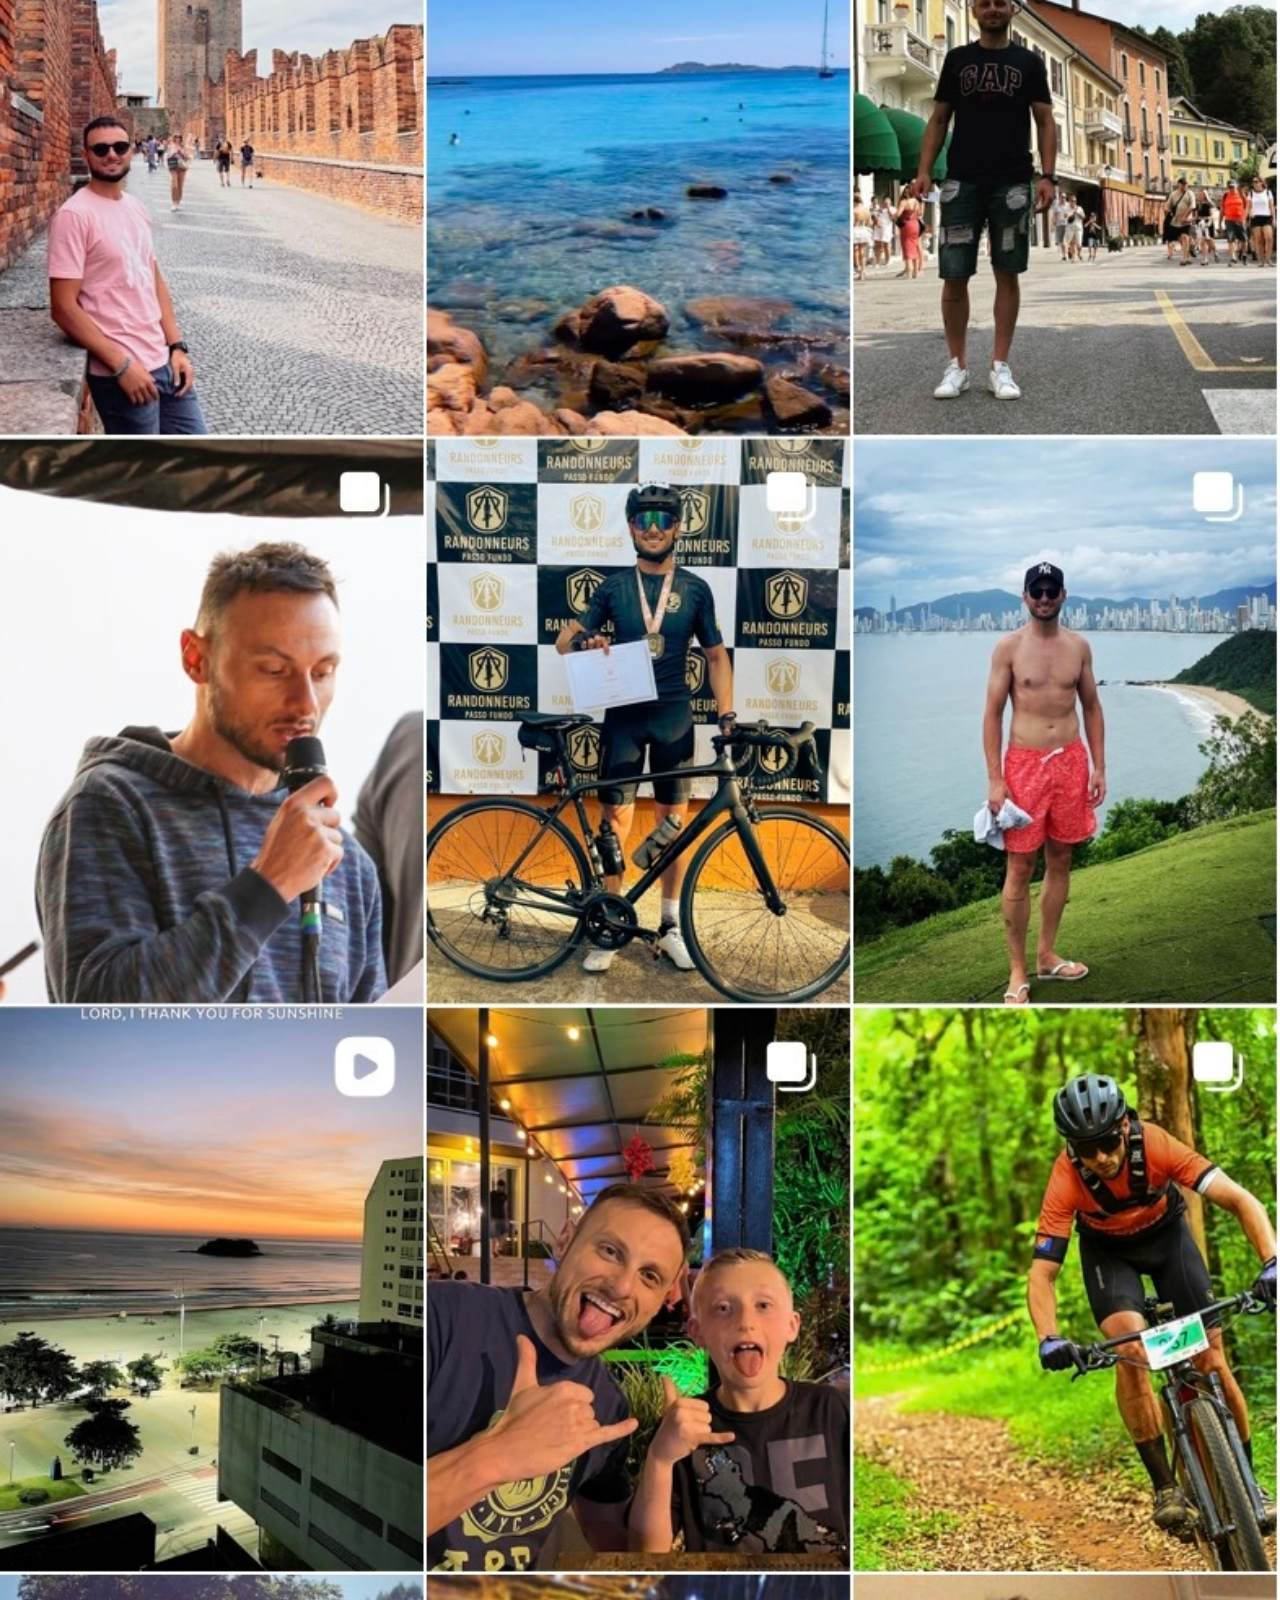
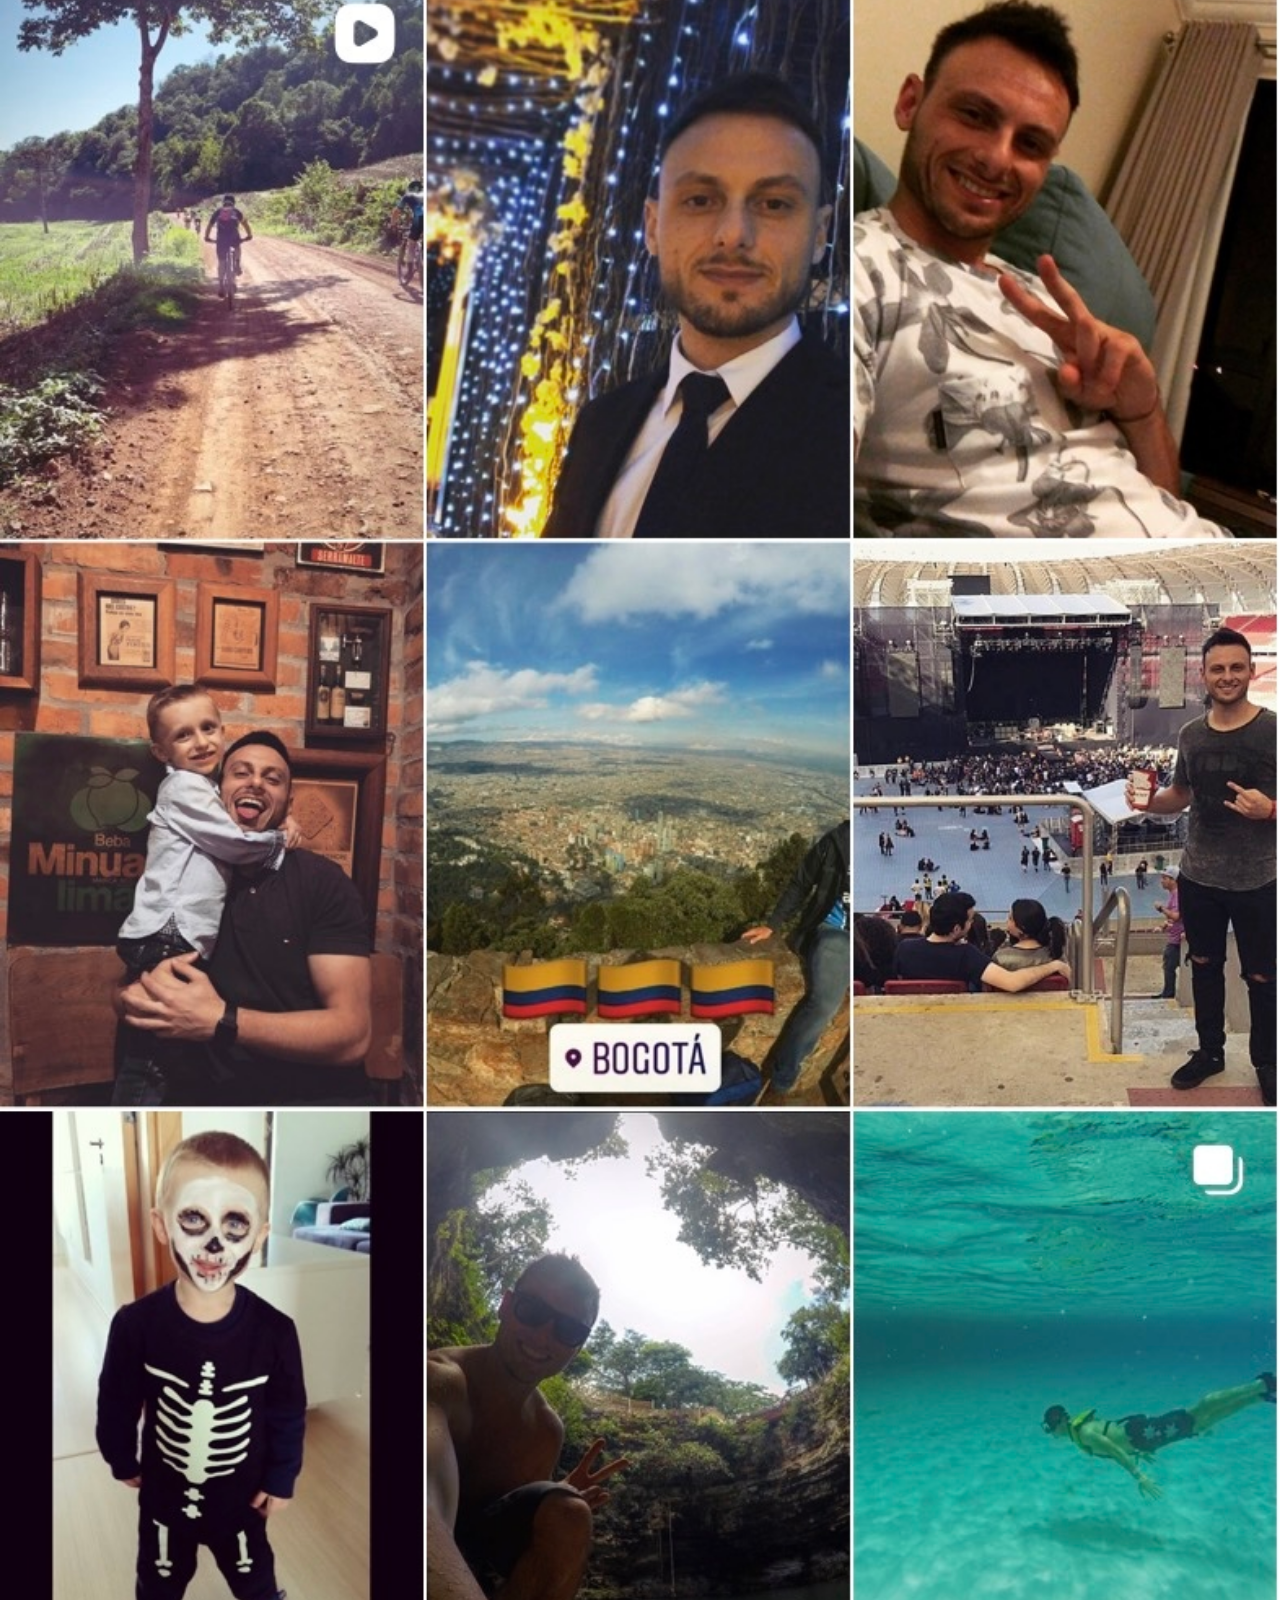
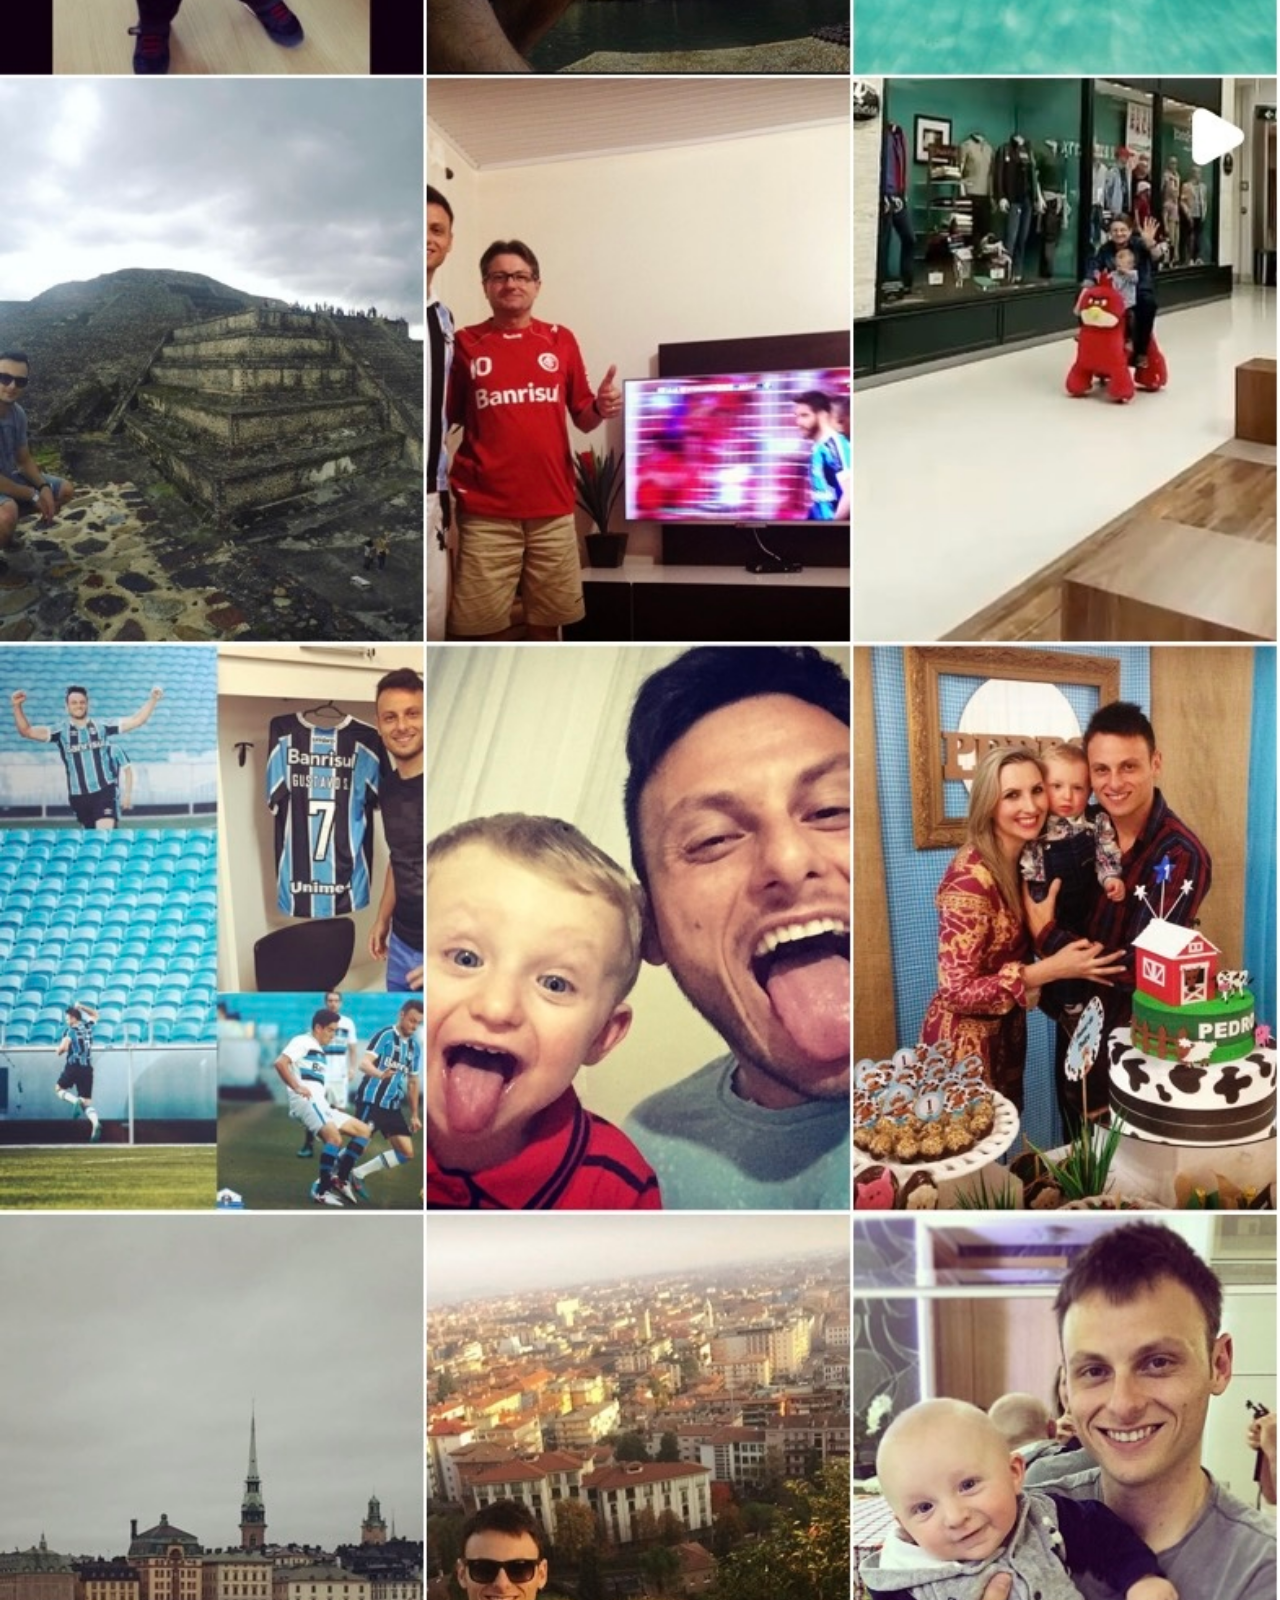
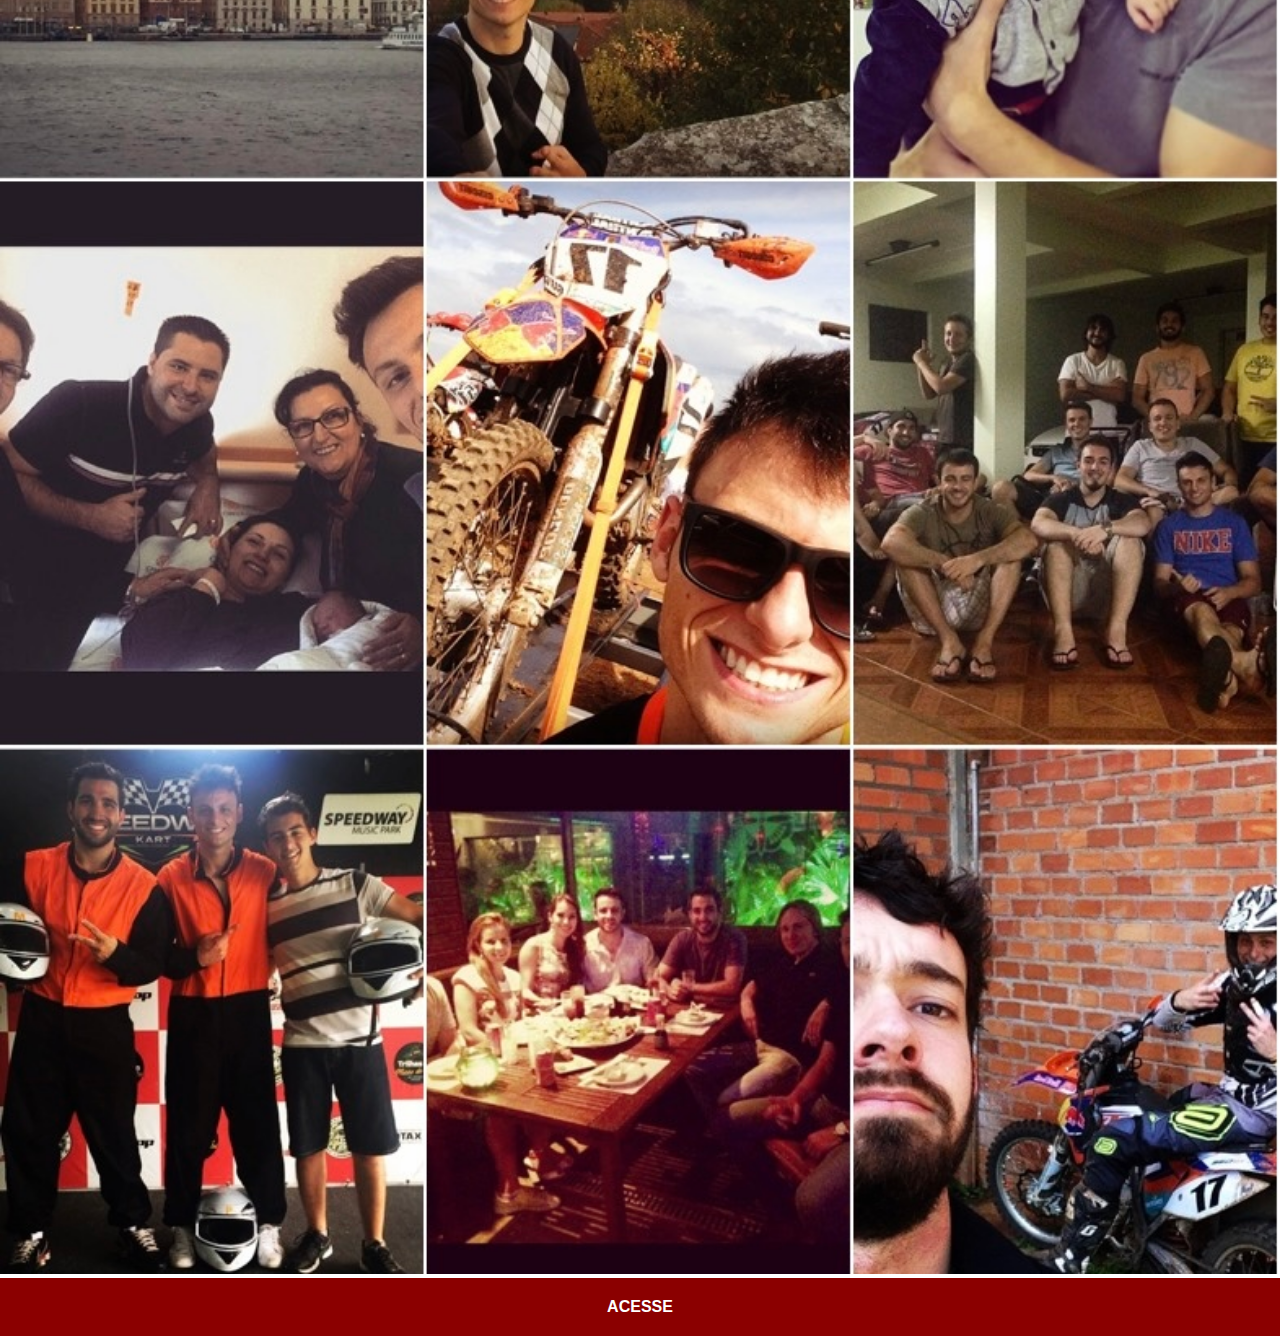
<file: instagram.html>
<!DOCTYPE html>
<html lang="en">
<head>
    <meta charset="UTF-8">
    <meta name="viewport" content="width=device-width, initial-scale=1.0">
    <title>Instagram</title>
    <link rel="stylesheet" href="estilos/social.css">
</head>
<body>
    <img src="imagens/instagram.jpg" alt="instagram">
    <a href="https://www.instagram.com/gutosavi/" target="_blank">ACESSE</a>
</body>
</html>
</file>
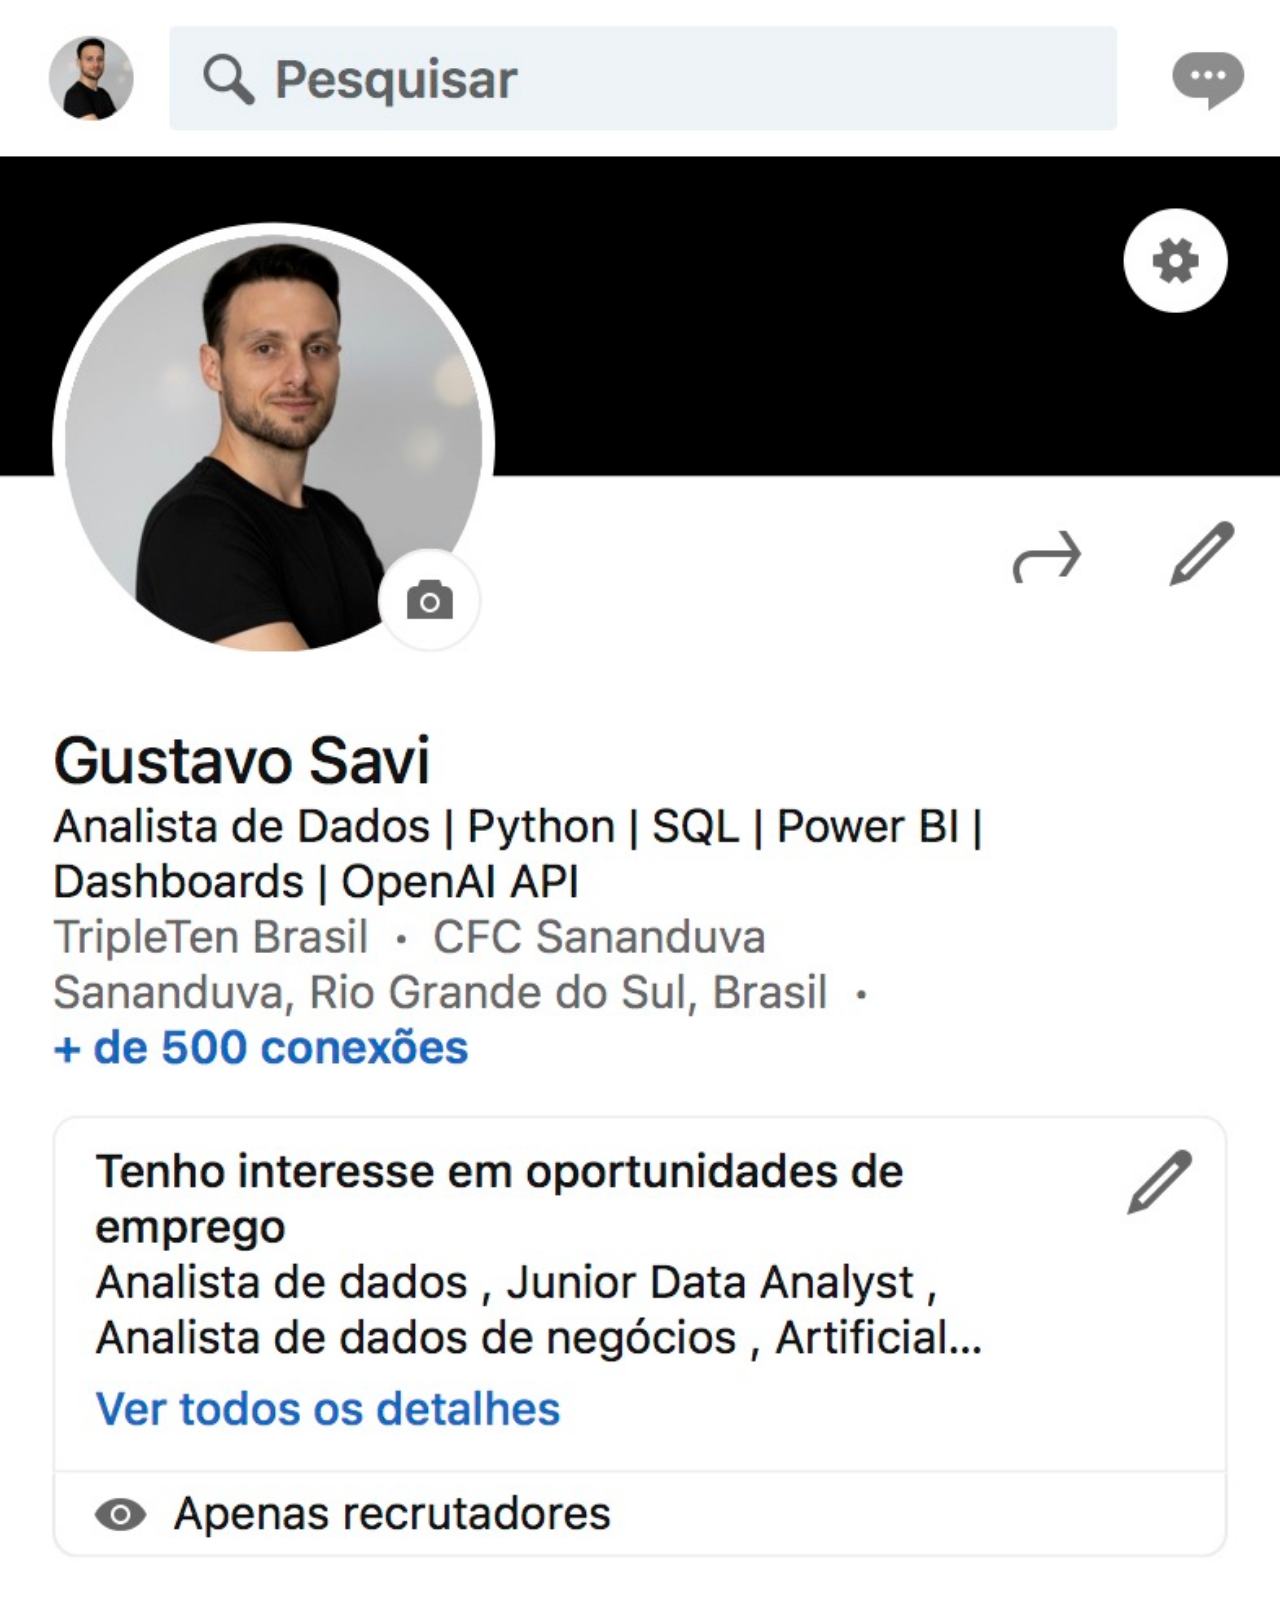
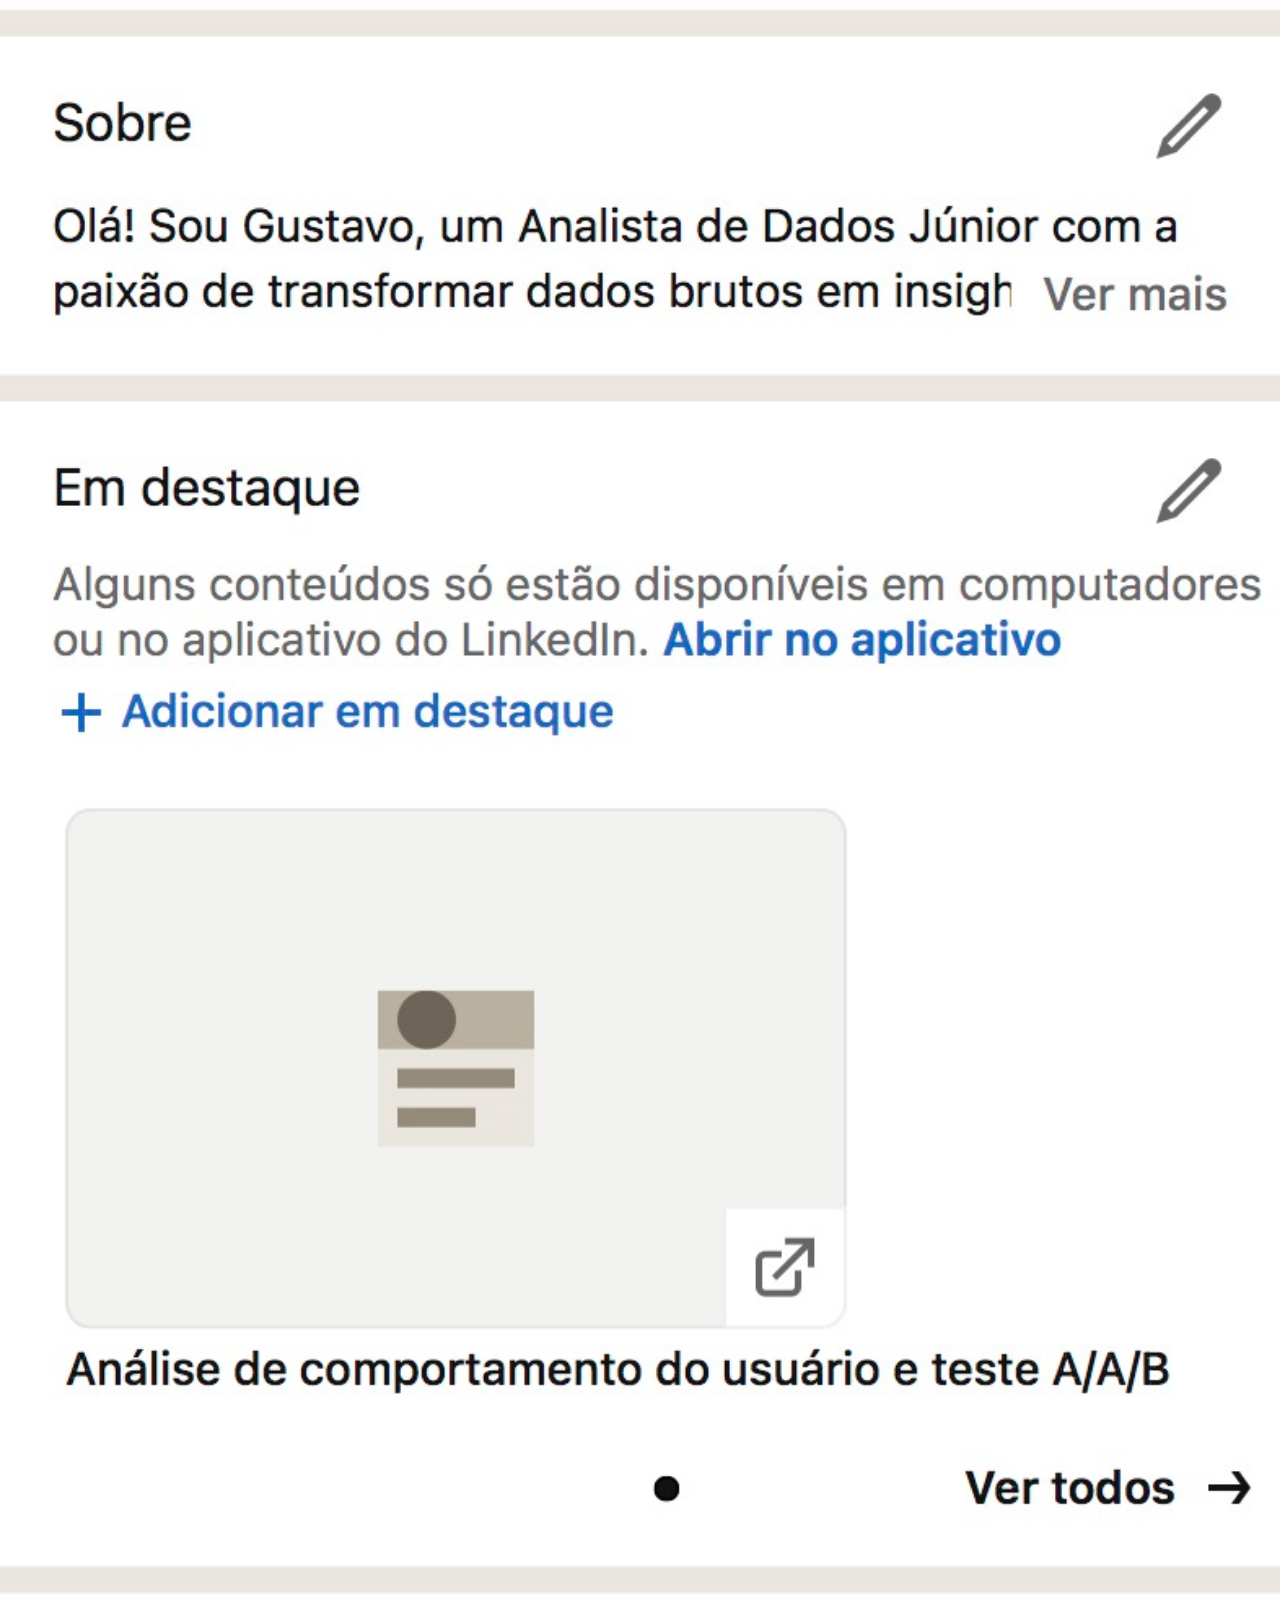
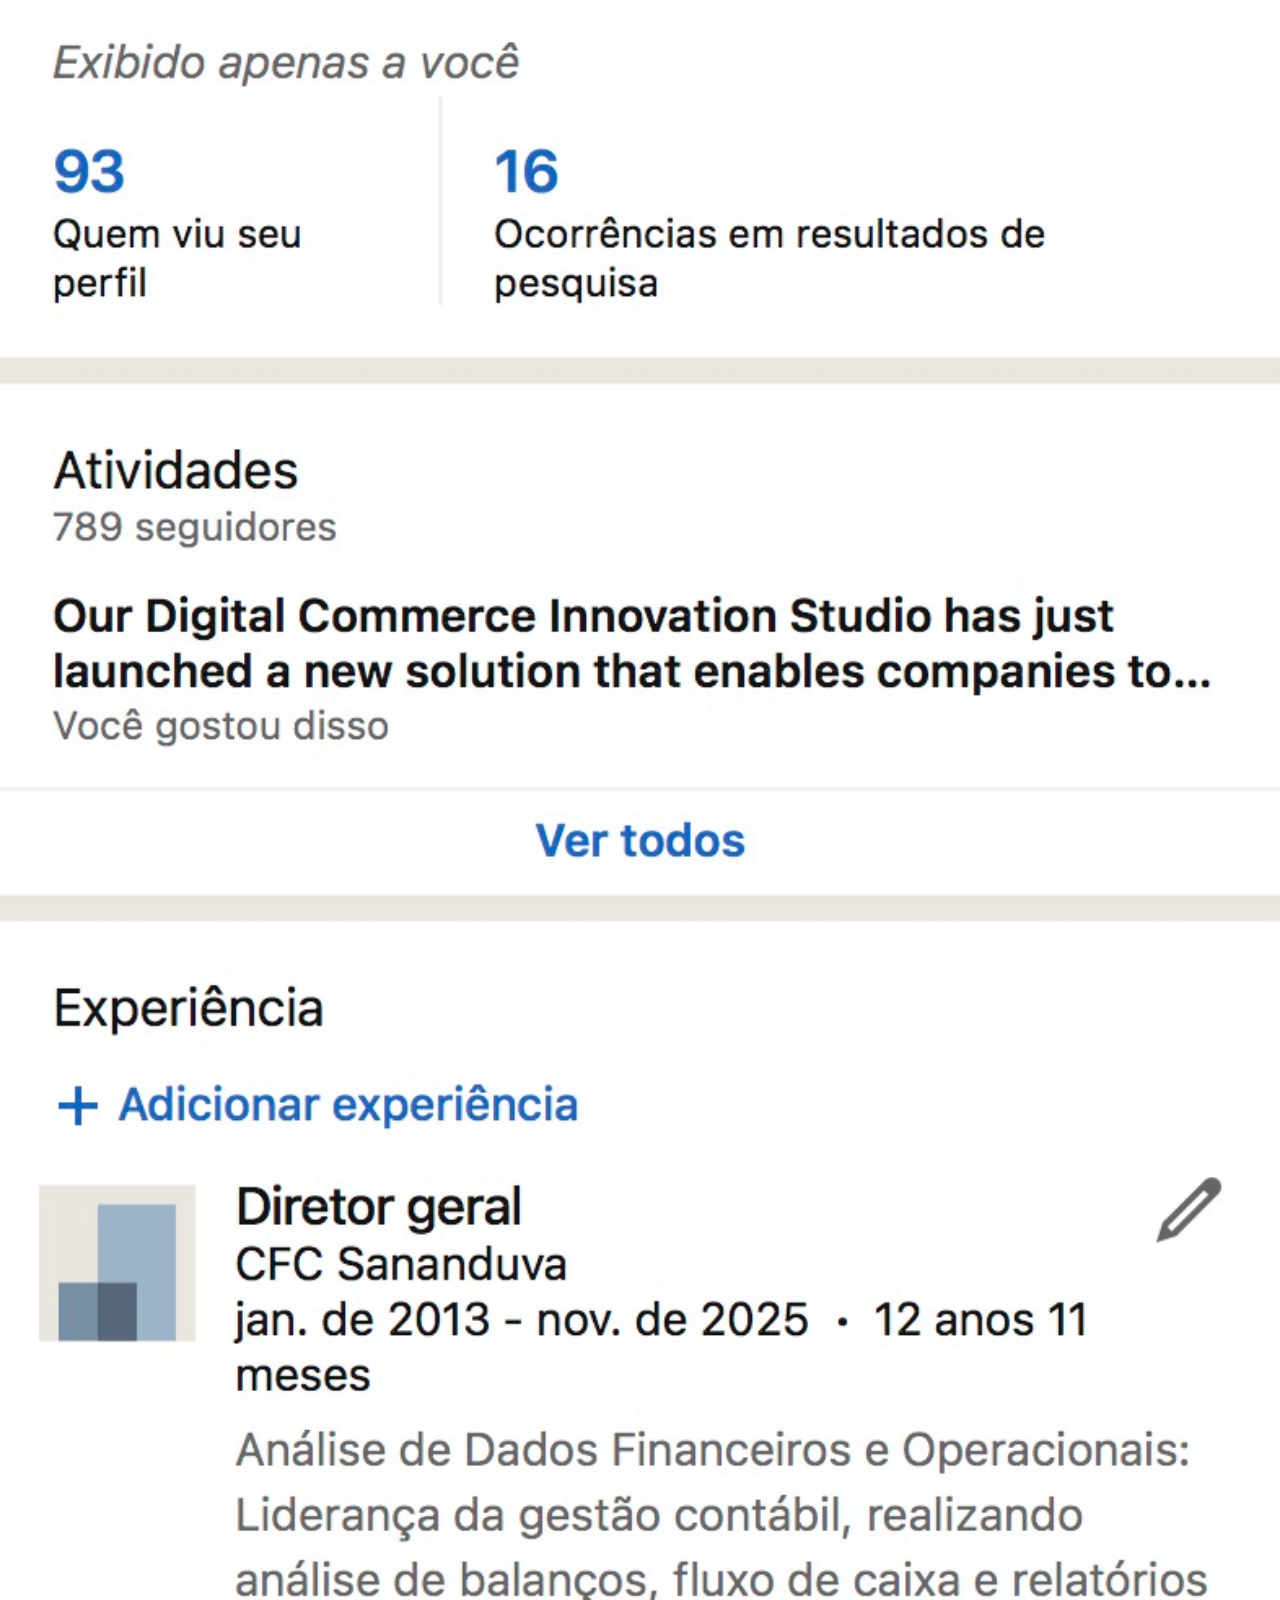
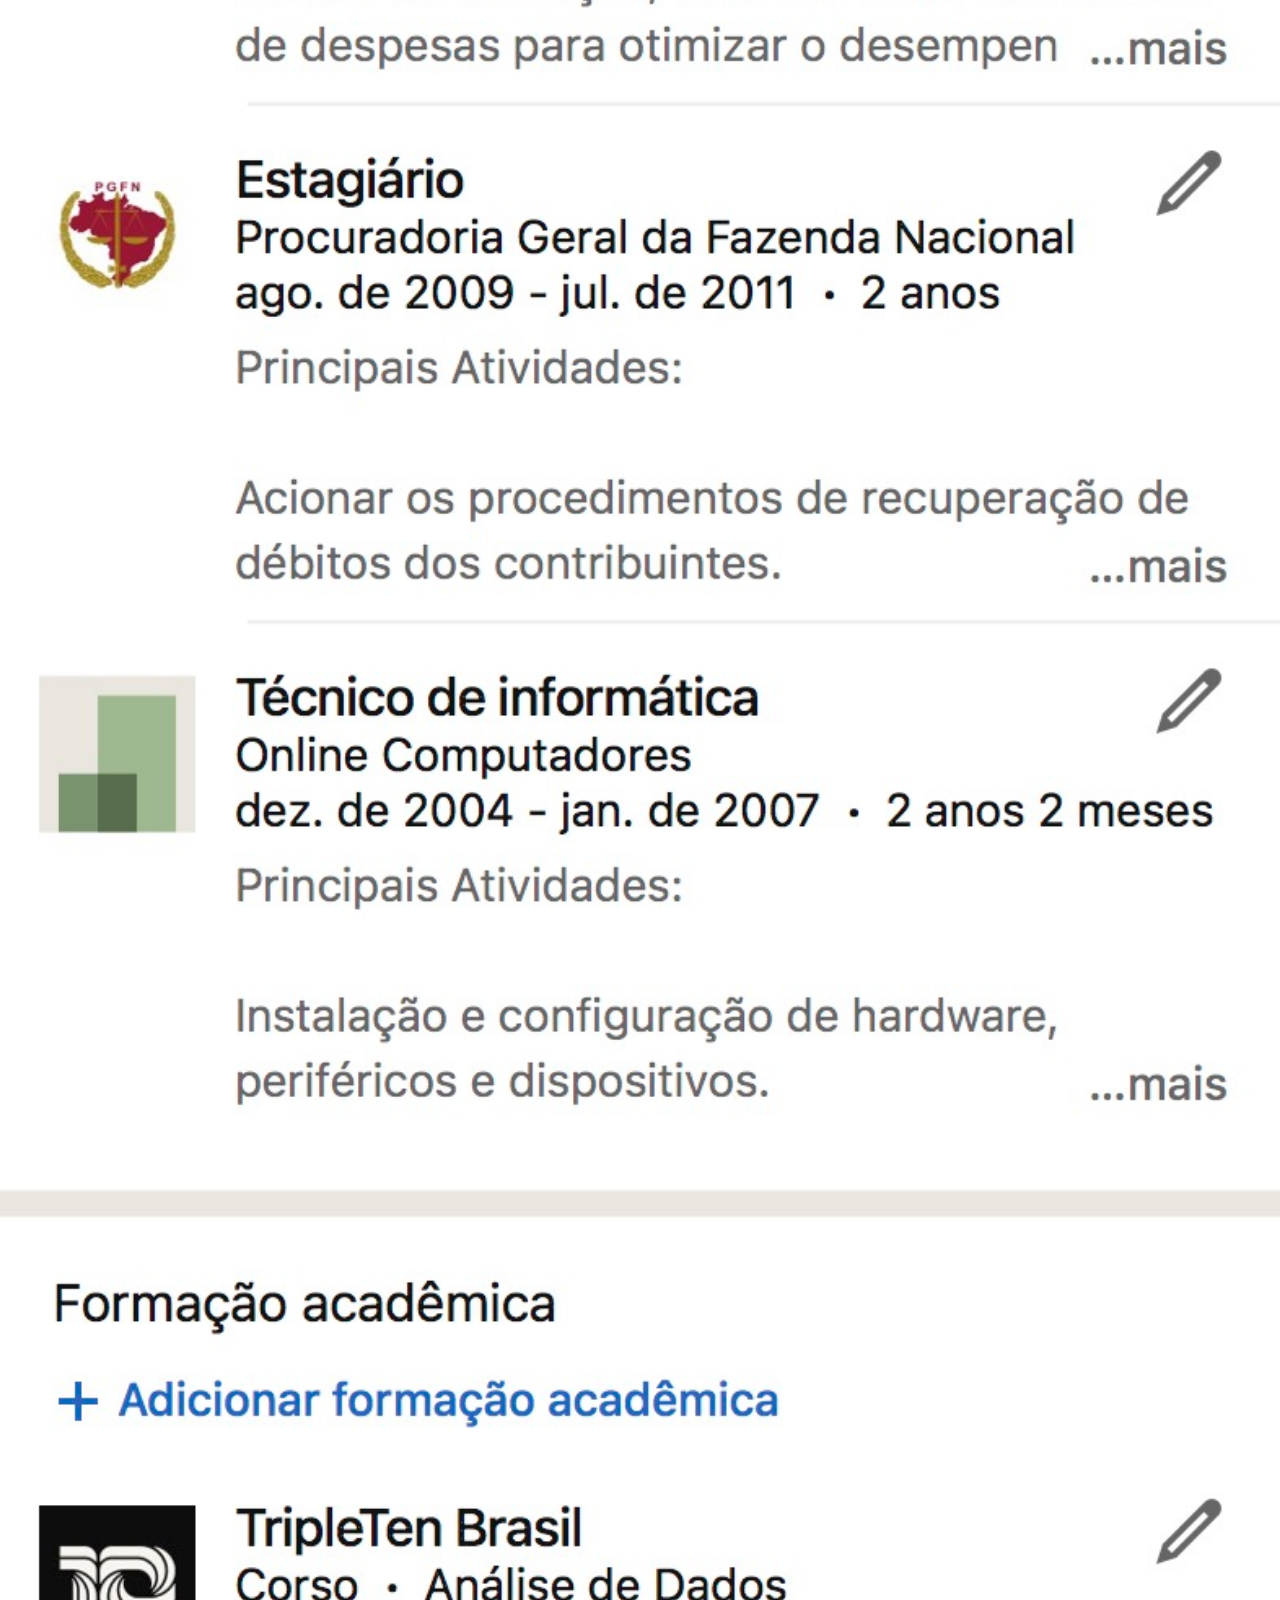
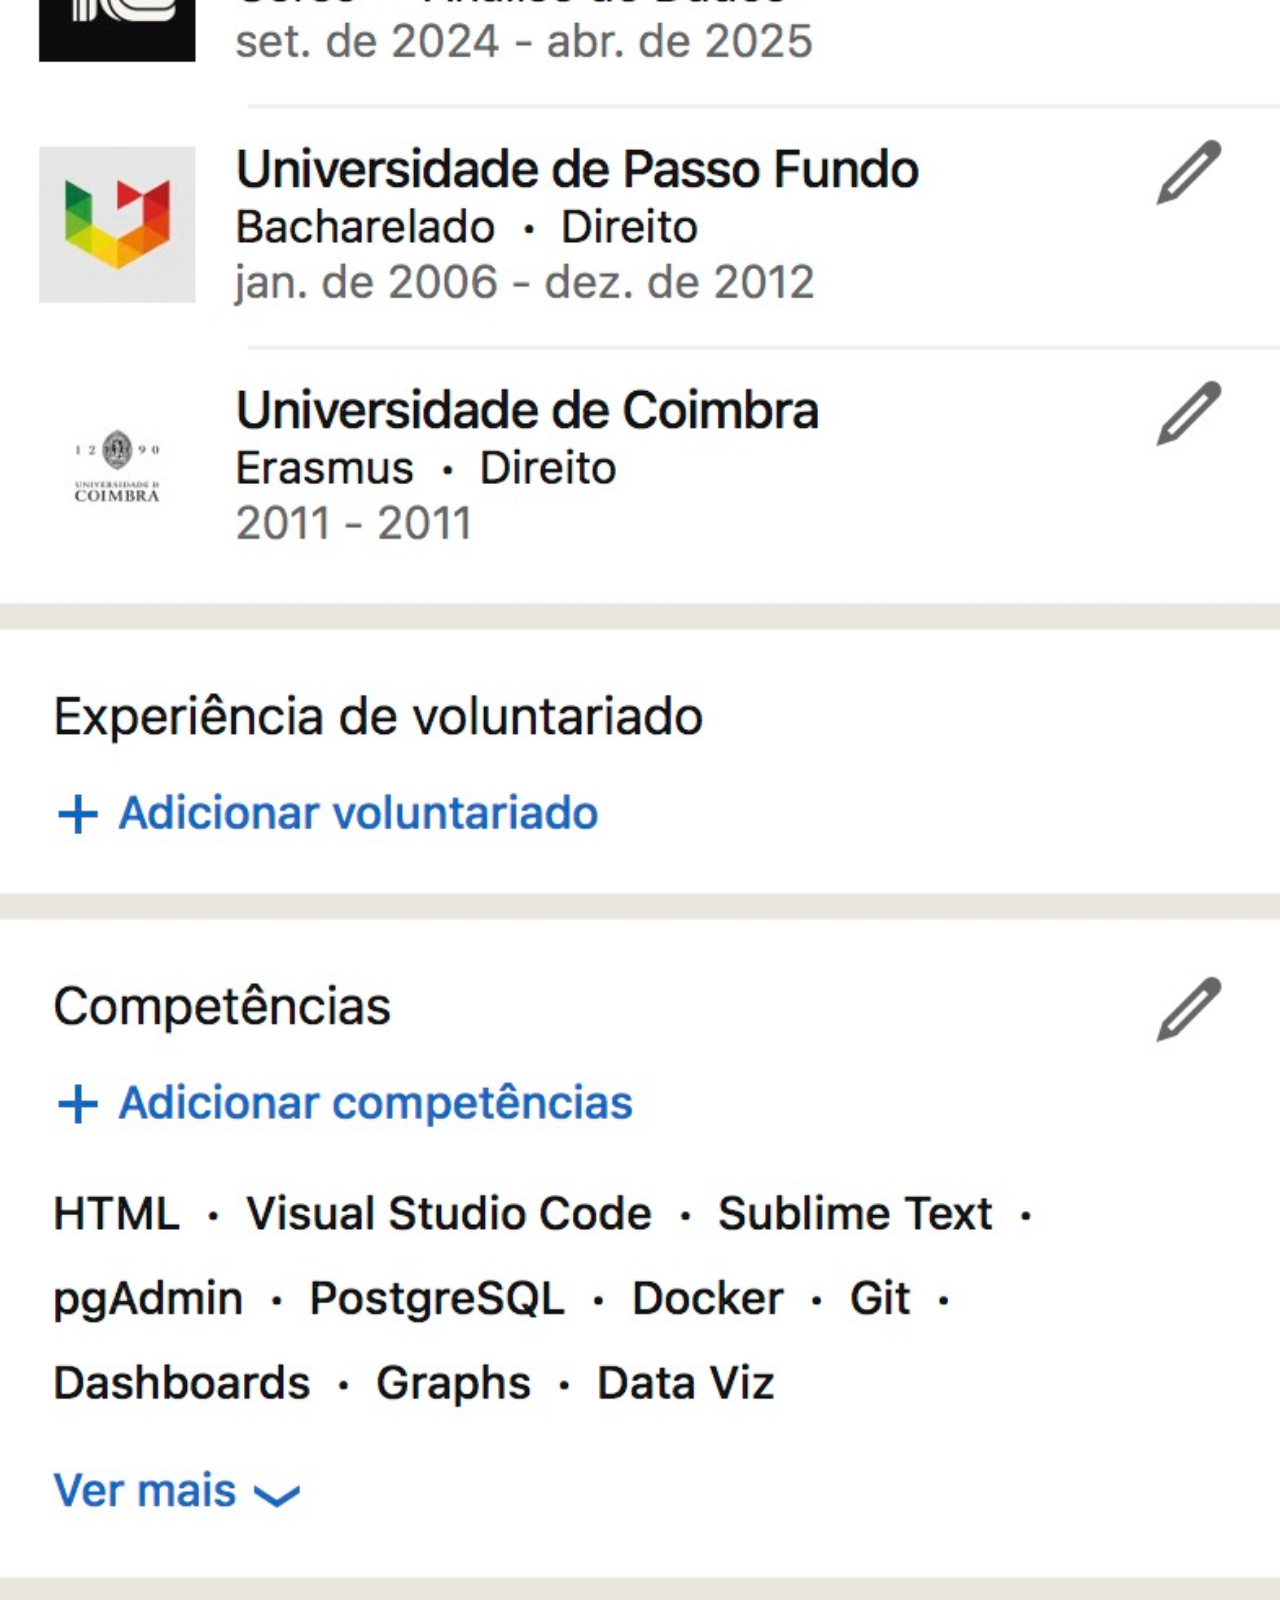
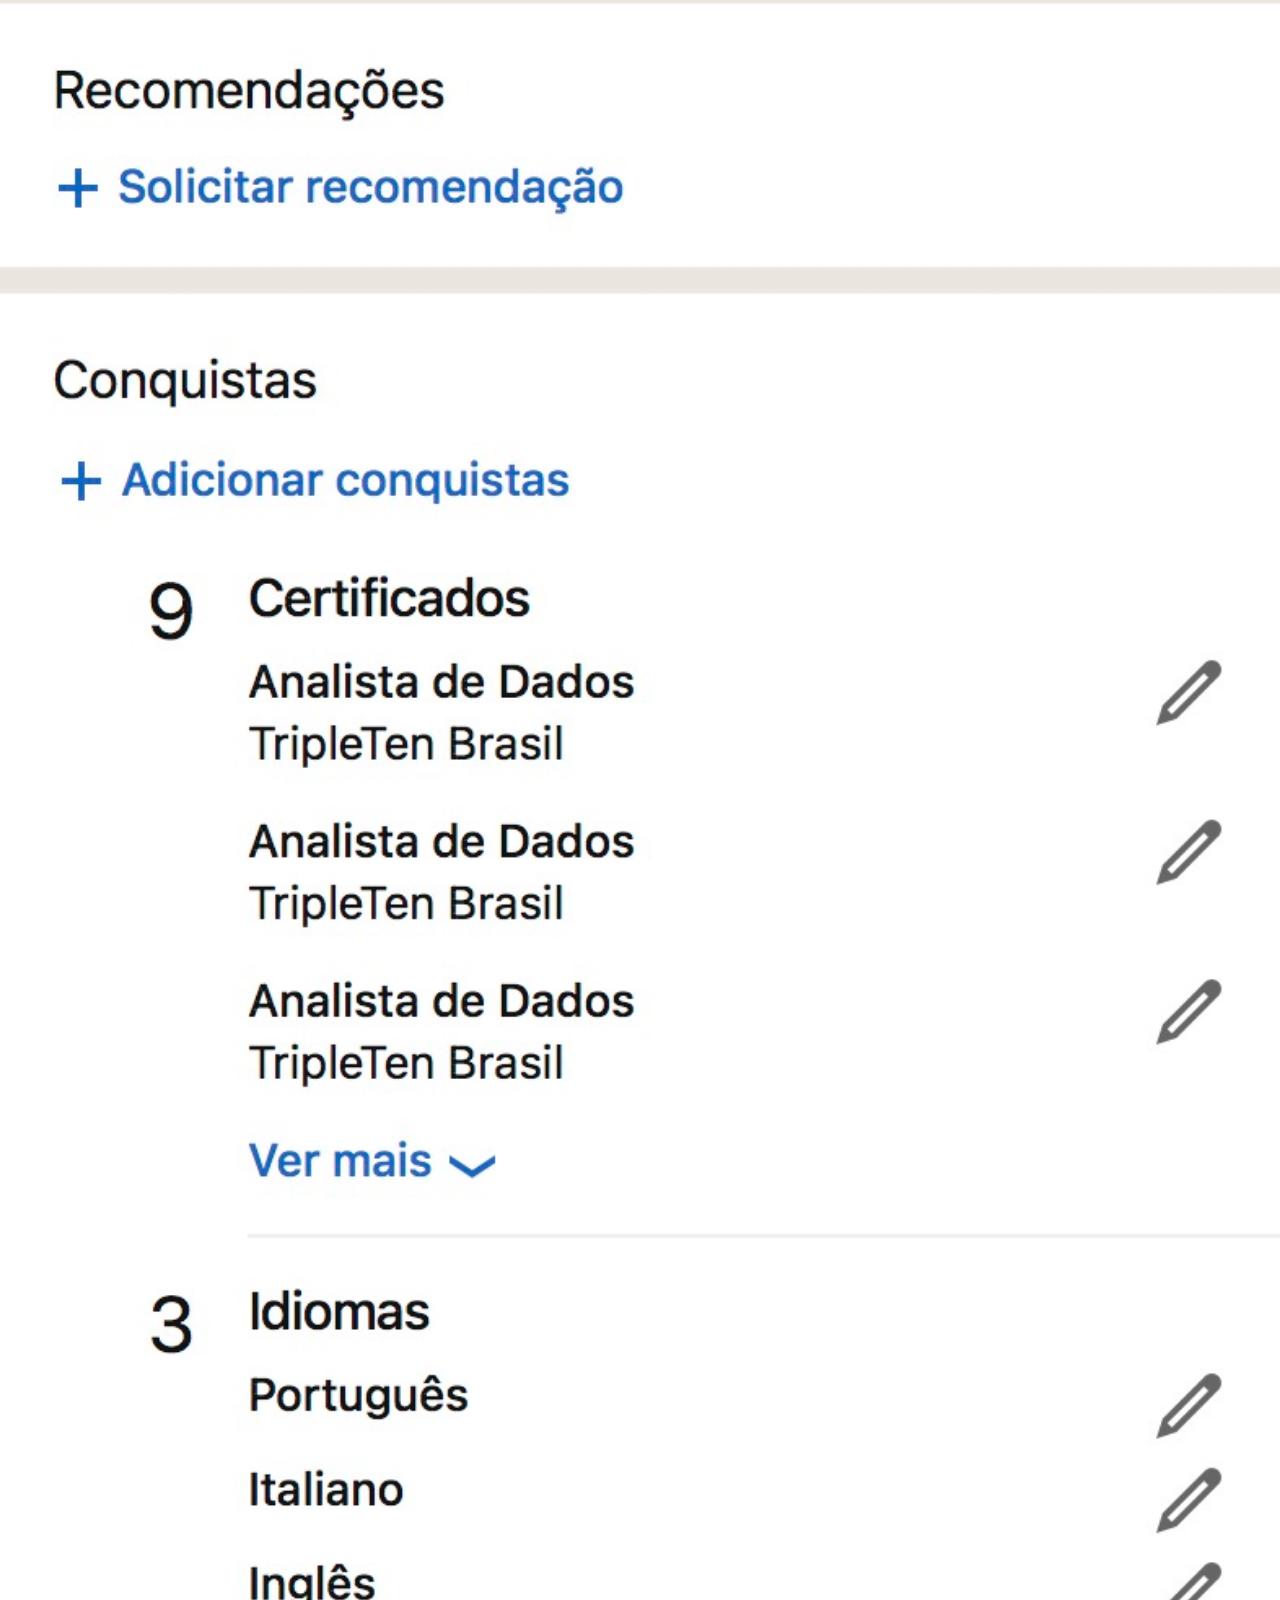
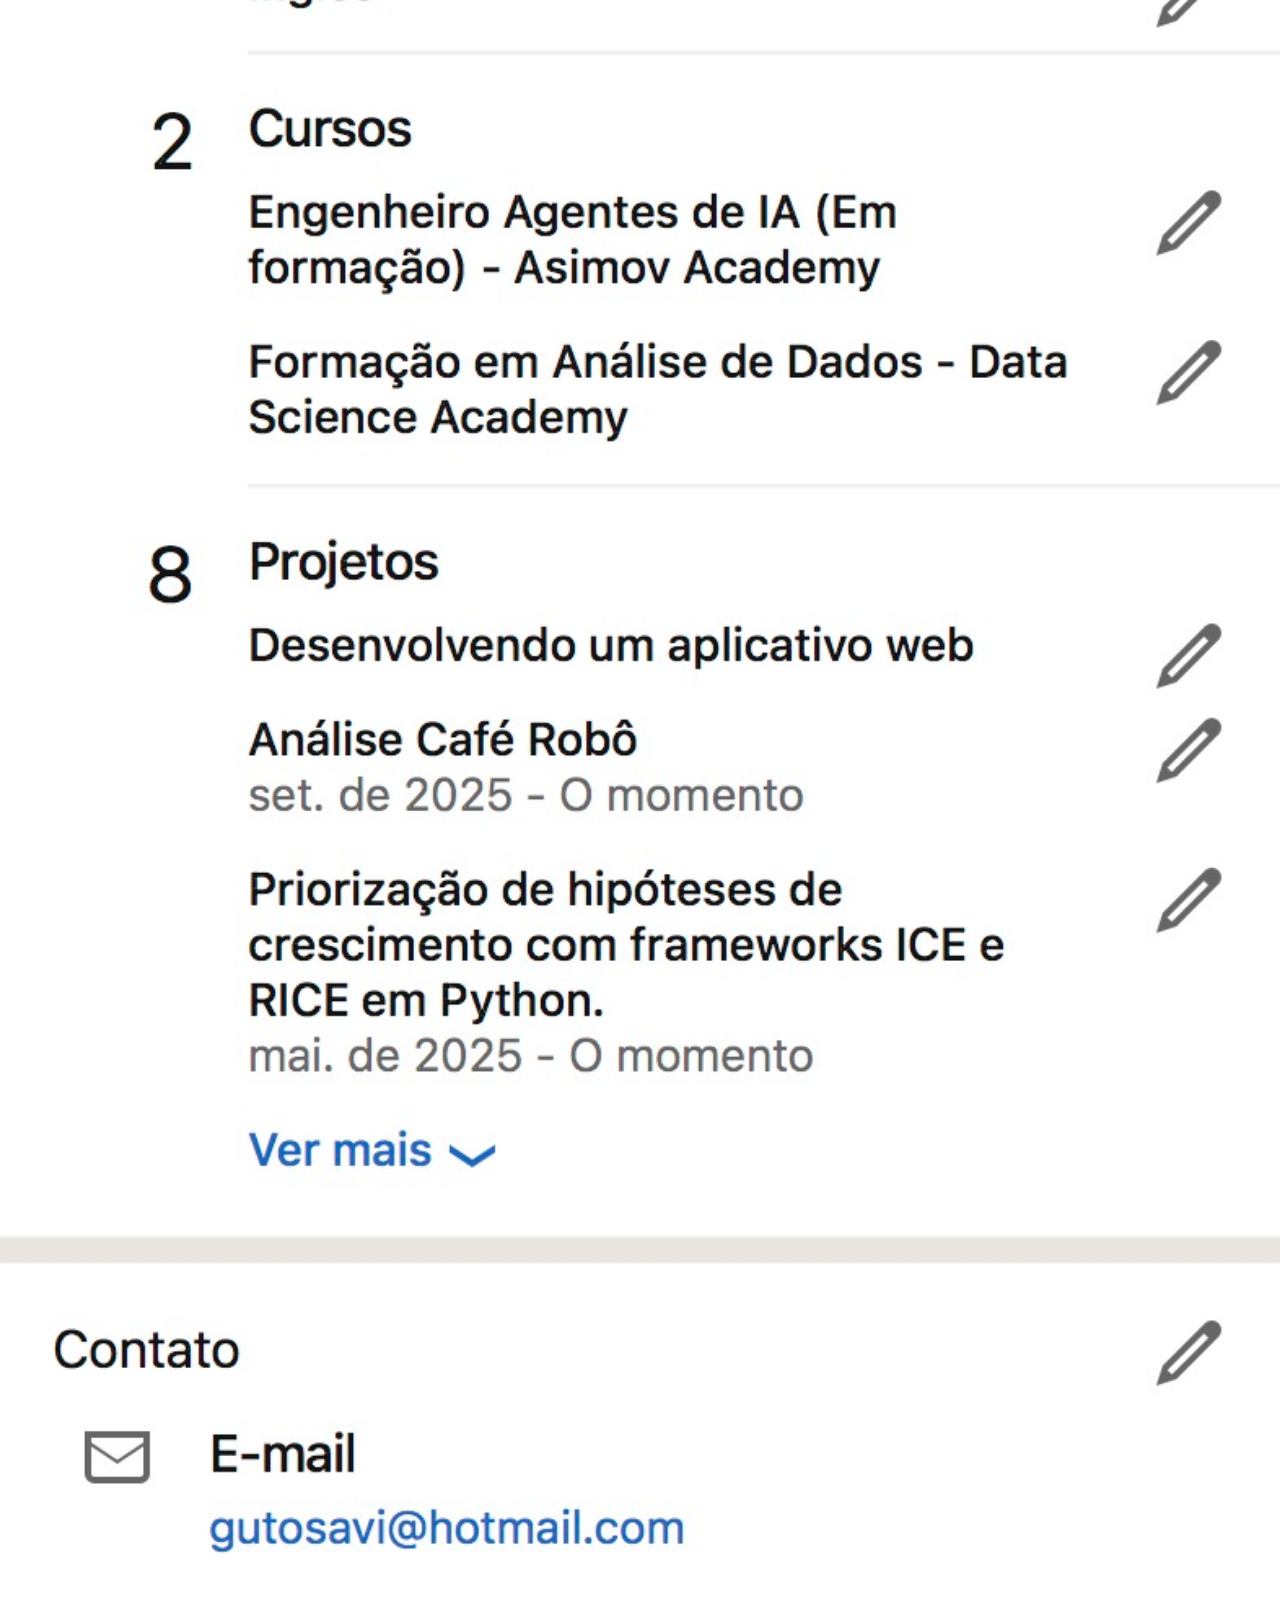
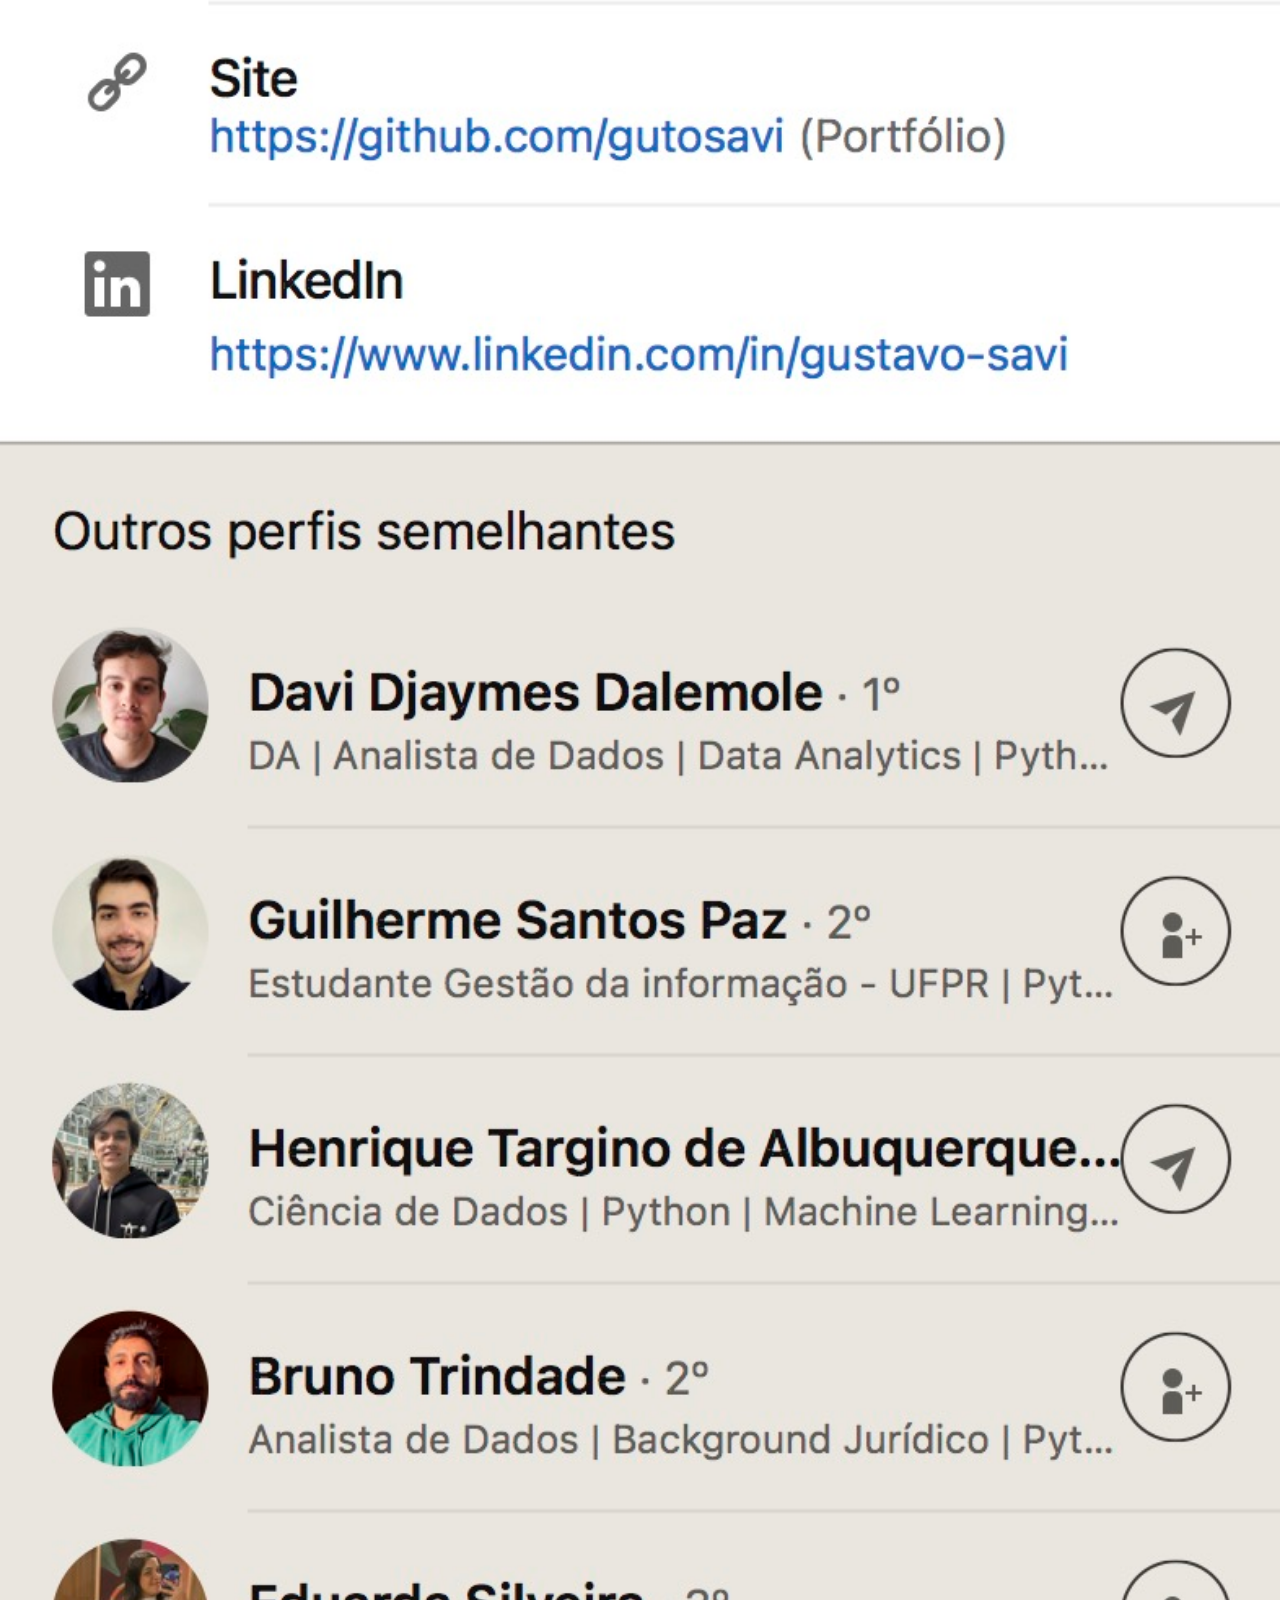
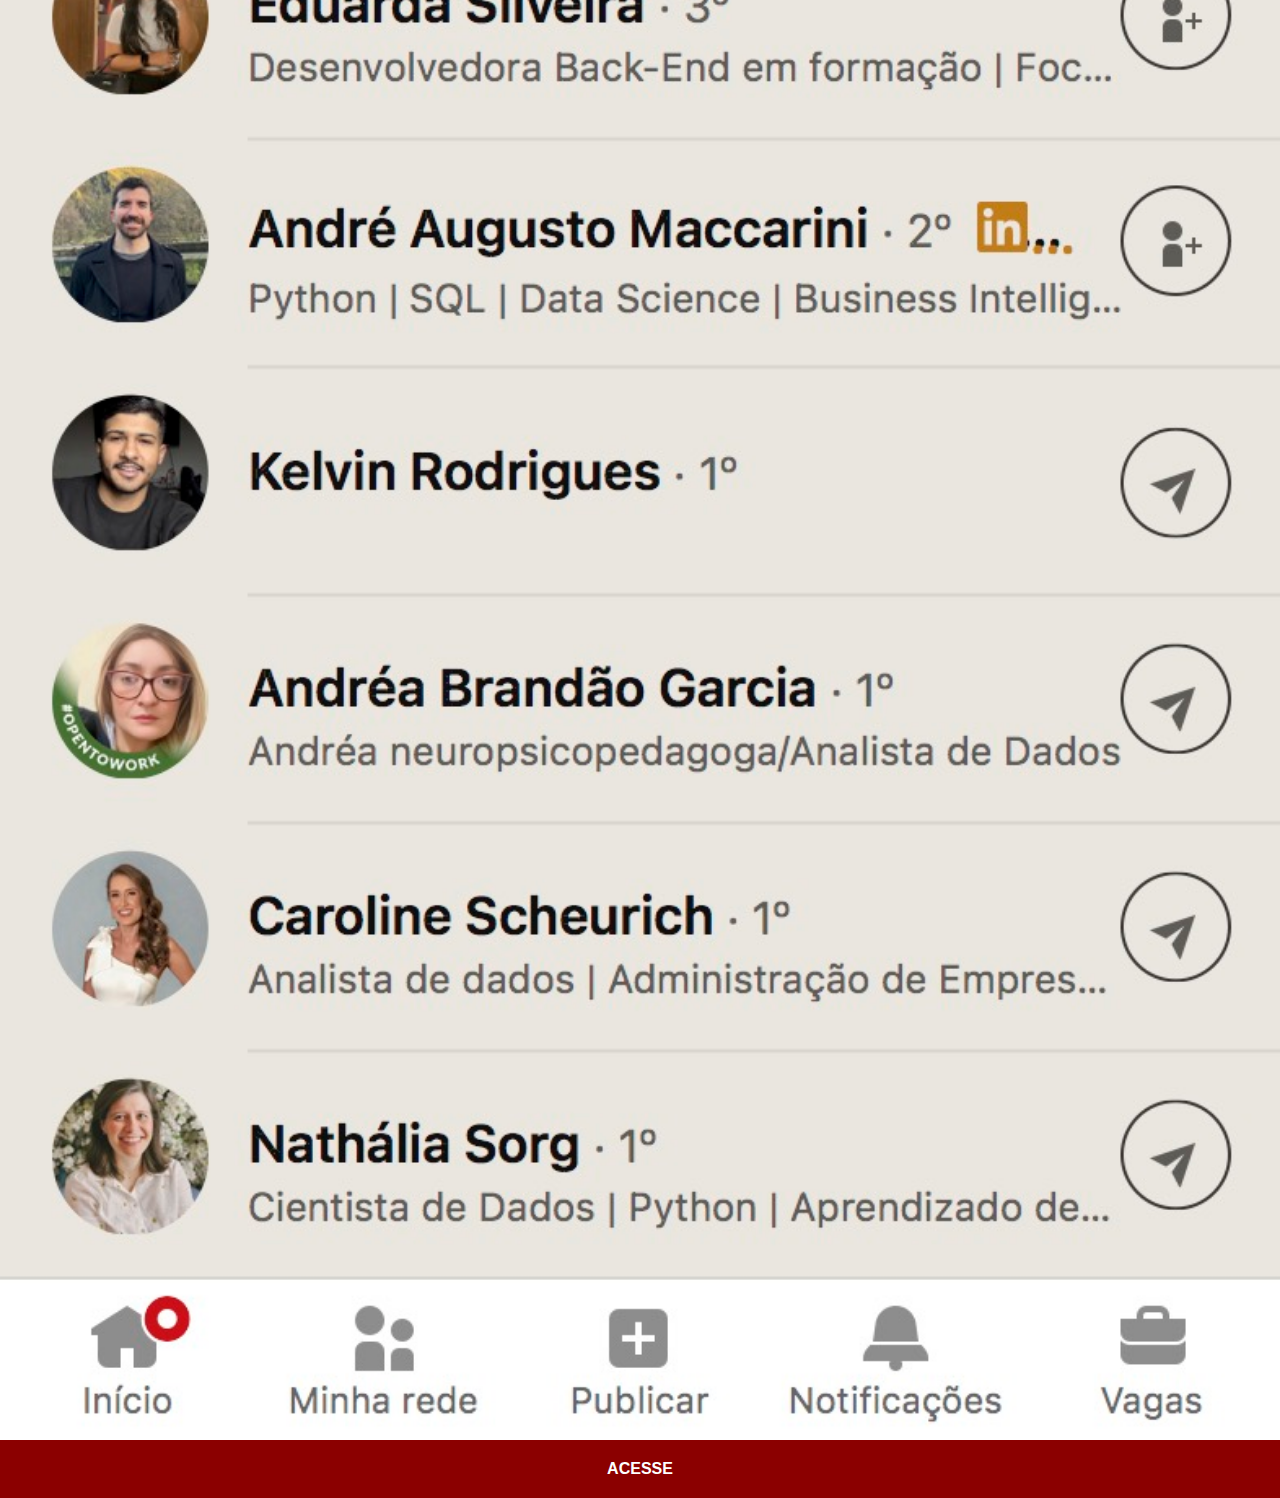
<file: linkedin.html>
<!DOCTYPE html>
<html lang="en">
<head>
    <meta charset="UTF-8">
    <meta name="viewport" content="width=device-width, initial-scale=1.0">
    <title>LinkedIn</title>
    <link rel="stylesheet" href="estilos/social.css">
</head>
<body>
    <img src="imagens/linkedin.jpg" alt="LinkedIn">
    <a href="http://www.linkedin.com/in/gustavo-savi" target="_blank">ACESSE</a>
</body>
</html>
</file>
<file: estilos/social.css>
*{
            margin: 0px;
            padding: 0px;
            font-family: Arial, Helvetica, sans-serif;
        }

        ::-webkit-scrollbar{
            width: 0px;
            height: 0px;
        }

        img{
            width: 100vw;

        }

        a{
            display: block;
            background-color: darkred;
            color: white;
            padding: 20px;
            text-align: center;
            font-weight: bold;
            text-decoration: none;
        }

        a:hover{
            background-color: red;
        }
</file>
